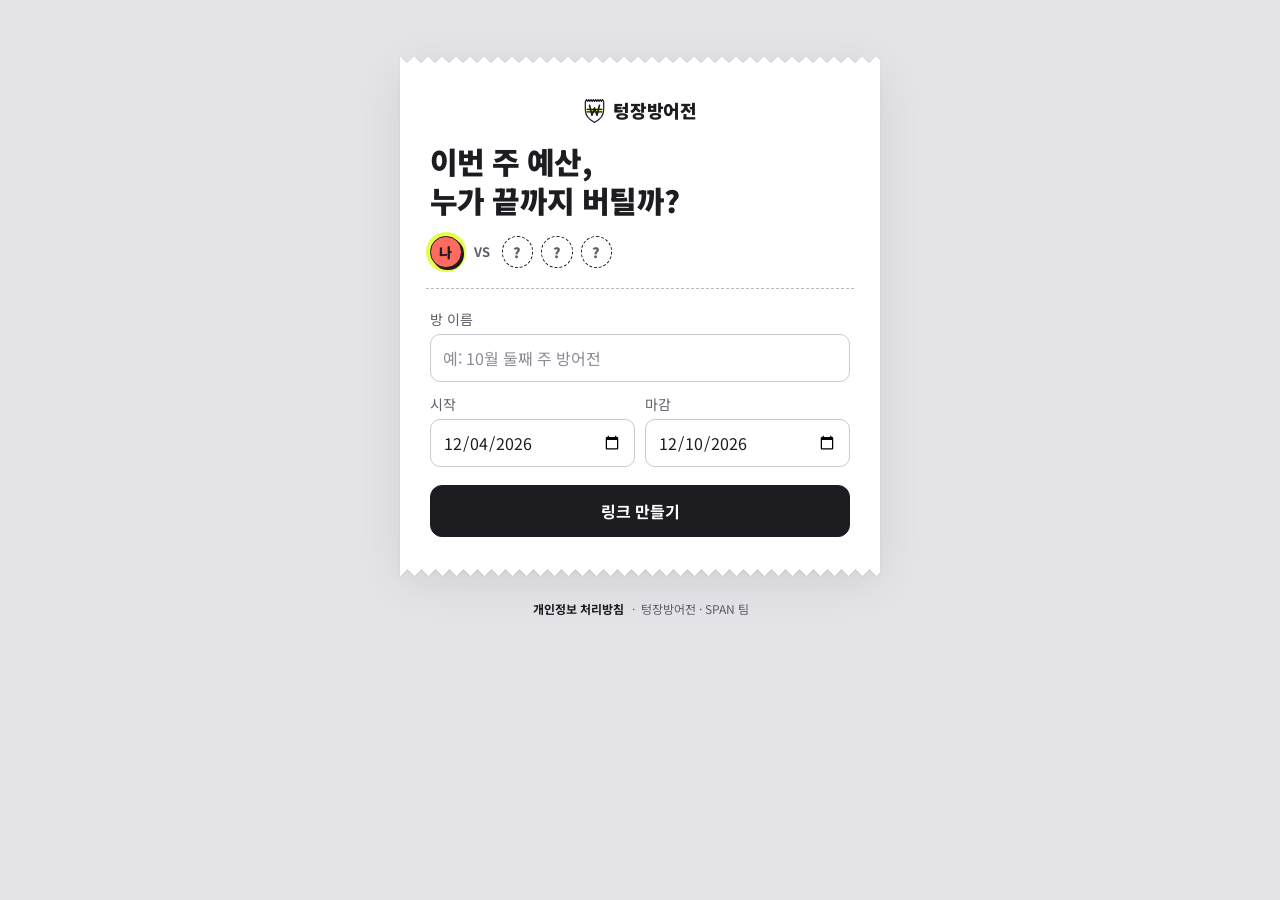
<file: static/rooms/index.html>
<!doctype html>
<html lang="ko">
<head>
  <meta charset="utf-8">
  <meta name="viewport" content="width=device-width, initial-scale=1, viewport-fit=cover">
  <meta name="theme-color" content="#e4e4e9">
  <title>텅장방어전 · 방 만들기</title>
  <!-- 모양은 UI 가이드(static/board/ui-guide.html) 그대로. 공용 common.css 는 건드리지 않고 보드 레인 스타일을 직접 읽는다 -->
  <link rel="stylesheet" href="/static/board/common-proposal.css">
  <link rel="stylesheet" href="/static/board/flow/flow.css">
</head>
<body>
<!-- 방 만들기. 화면의 일: 링크 만들기 하나. 만들면 방 홈(/r/{code}?new=1)에서 링크를 복사한다 -->
<main data-print>
  <p class="brand">텅장방어전</p>
  <h1 class="hook">이번 주 예산,<br>누가 끝까지 버틸까?</h1>
  <div class="versus" aria-hidden="true">
    <span class="token p1 is-me">나</span><span class="vs">VS</span>
    <span class="token is-empty">?</span><span class="token is-empty">?</span><span class="token is-empty">?</span>
  </div>
  <hr>
  <form id="create" class="form" novalidate>
    <label>방 이름 <input name="name" maxlength="40" placeholder="예: 10월 둘째 주 방어전" autocomplete="off"></label>
    <div class="two">
      <label>시작 <input type="date" name="start_date"></label>
      <label>마감 <input type="date" name="end_date"></label>
    </div>
    <!-- API 가 받는 값 (화면에는 고르는 칸을 두지 않는다): 주 1회, 일요일 -->
    <input type="hidden" name="upload_cycle" value="7">
    <input type="hidden" name="deadline_weekday" value="6">
    <p class="danger" id="error" role="alert"></p>
    <button type="submit">링크 만들기</button>
  </form>
</main>
<footer class="site-foot"><a class="sf-privacy" href="/flow/privacy">개인정보 처리방침</a><span class="sf-sep" aria-hidden="true">·</span><span>텅장방어전 · SPAN 팀</span></footer>
<script>
  const form = document.getElementById("create");
  // 날짜는 한국 시간으로 (toISOString 을 쓰지 않는다: CLAUDE.md 시간대 규칙)
  const pad = n => String(n).padStart(2, "0");
  const ymd = d => `${d.getFullYear()}-${pad(d.getMonth() + 1)}-${pad(d.getDate())}`;
  const plusDays = (s, n) => { const [y, m, d] = s.split("-").map(Number); return ymd(new Date(y, m - 1, d + n)); };
  const f = form.elements;
  f.start_date.value = ymd(new Date());
  f.end_date.value = plusDays(f.start_date.value, 6);
  f.end_date.min = f.start_date.value;
  // 시작일을 바꾸면 마감이 비었거나 시작보다 앞일 때 시작 + 6일로 맞춘다
  f.start_date.addEventListener("change", () => {
    if (!f.start_date.value) return;
    f.end_date.min = f.start_date.value;
    if (!f.end_date.value || f.end_date.value < f.start_date.value) f.end_date.value = plusDays(f.start_date.value, 6);
  });

  form.addEventListener("submit", async e => {
    e.preventDefault();
    const error = document.getElementById("error");
    error.textContent = "";
    if (!f.name.value.trim()) { error.textContent = "방 이름을 넣어 주세요."; return; }
    if (!f.start_date.value || !f.end_date.value) { error.textContent = "시작일과 마감일을 골라 주세요."; return; }
    if (f.end_date.value < f.start_date.value) { error.textContent = "마감일이 시작일보다 빨라요."; return; }
    const body = {
      name: f.name.value.trim(),
      start_date: f.start_date.value,
      end_date: f.end_date.value,
      upload_cycle: Number(f.upload_cycle.value),
      deadline_weekday: Number(f.deadline_weekday.value),
    };
    const button = form.querySelector("button");
    button.disabled = true;
    try {
      const res = await fetch("/api/rooms", {
        method: "POST",
        headers: {"Content-Type": "application/json"},
        body: JSON.stringify(body),
      });
      if (!res.ok) throw new Error();
      const room = await res.json();
      location.href = `${room.path}?new=1`;   // 방 홈에서 "링크가 생겼어요" + 링크 복사
    } catch {
      error.textContent = "방을 만들지 못했어요. 입력을 확인하고 다시 해 주세요.";
      button.disabled = false;
    }
  });
</script>
<!-- 발표 모드(/flow 로 들어온 브라우저)에서만 위에 시연 막대를 띄운다. 일반 사용자에게는 아무것도 안 한다 -->
<script src="/static/board/flow/demo-bar.js" defer></script>
</body>
</html>
</file>
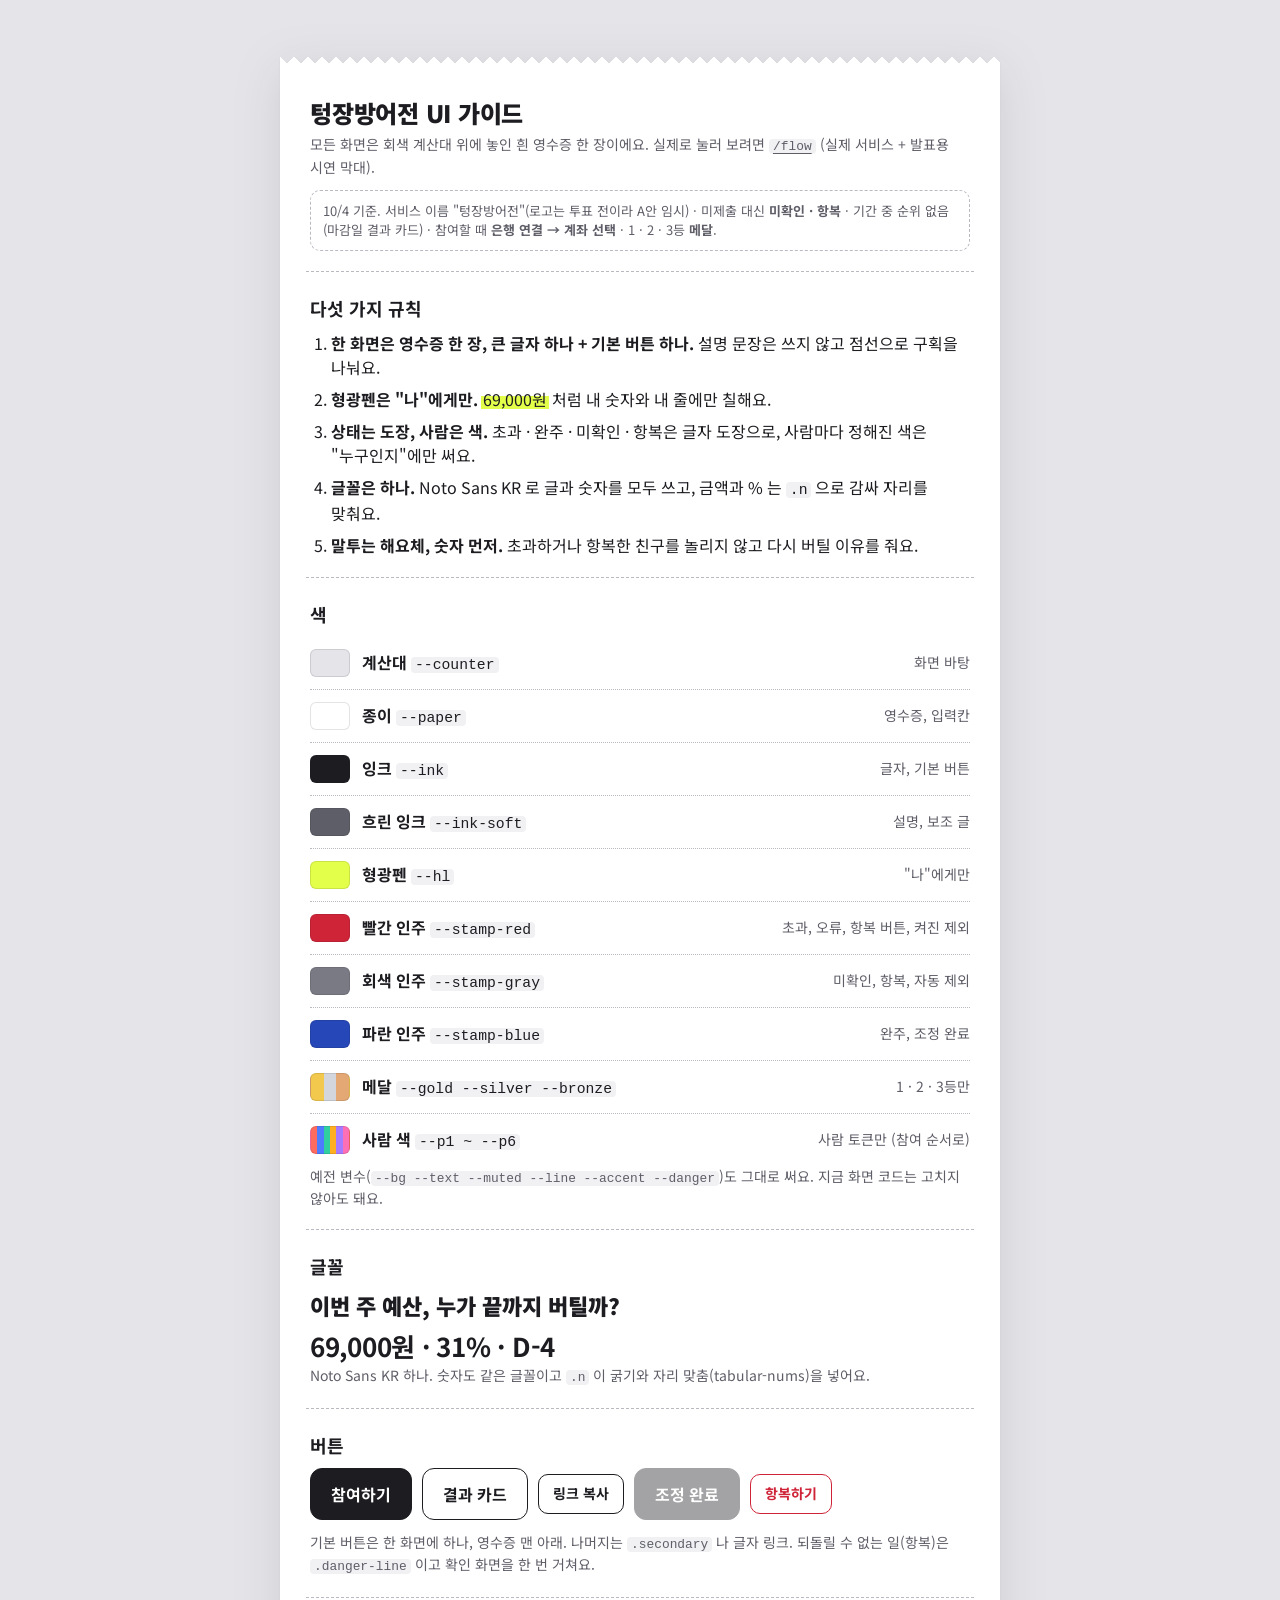
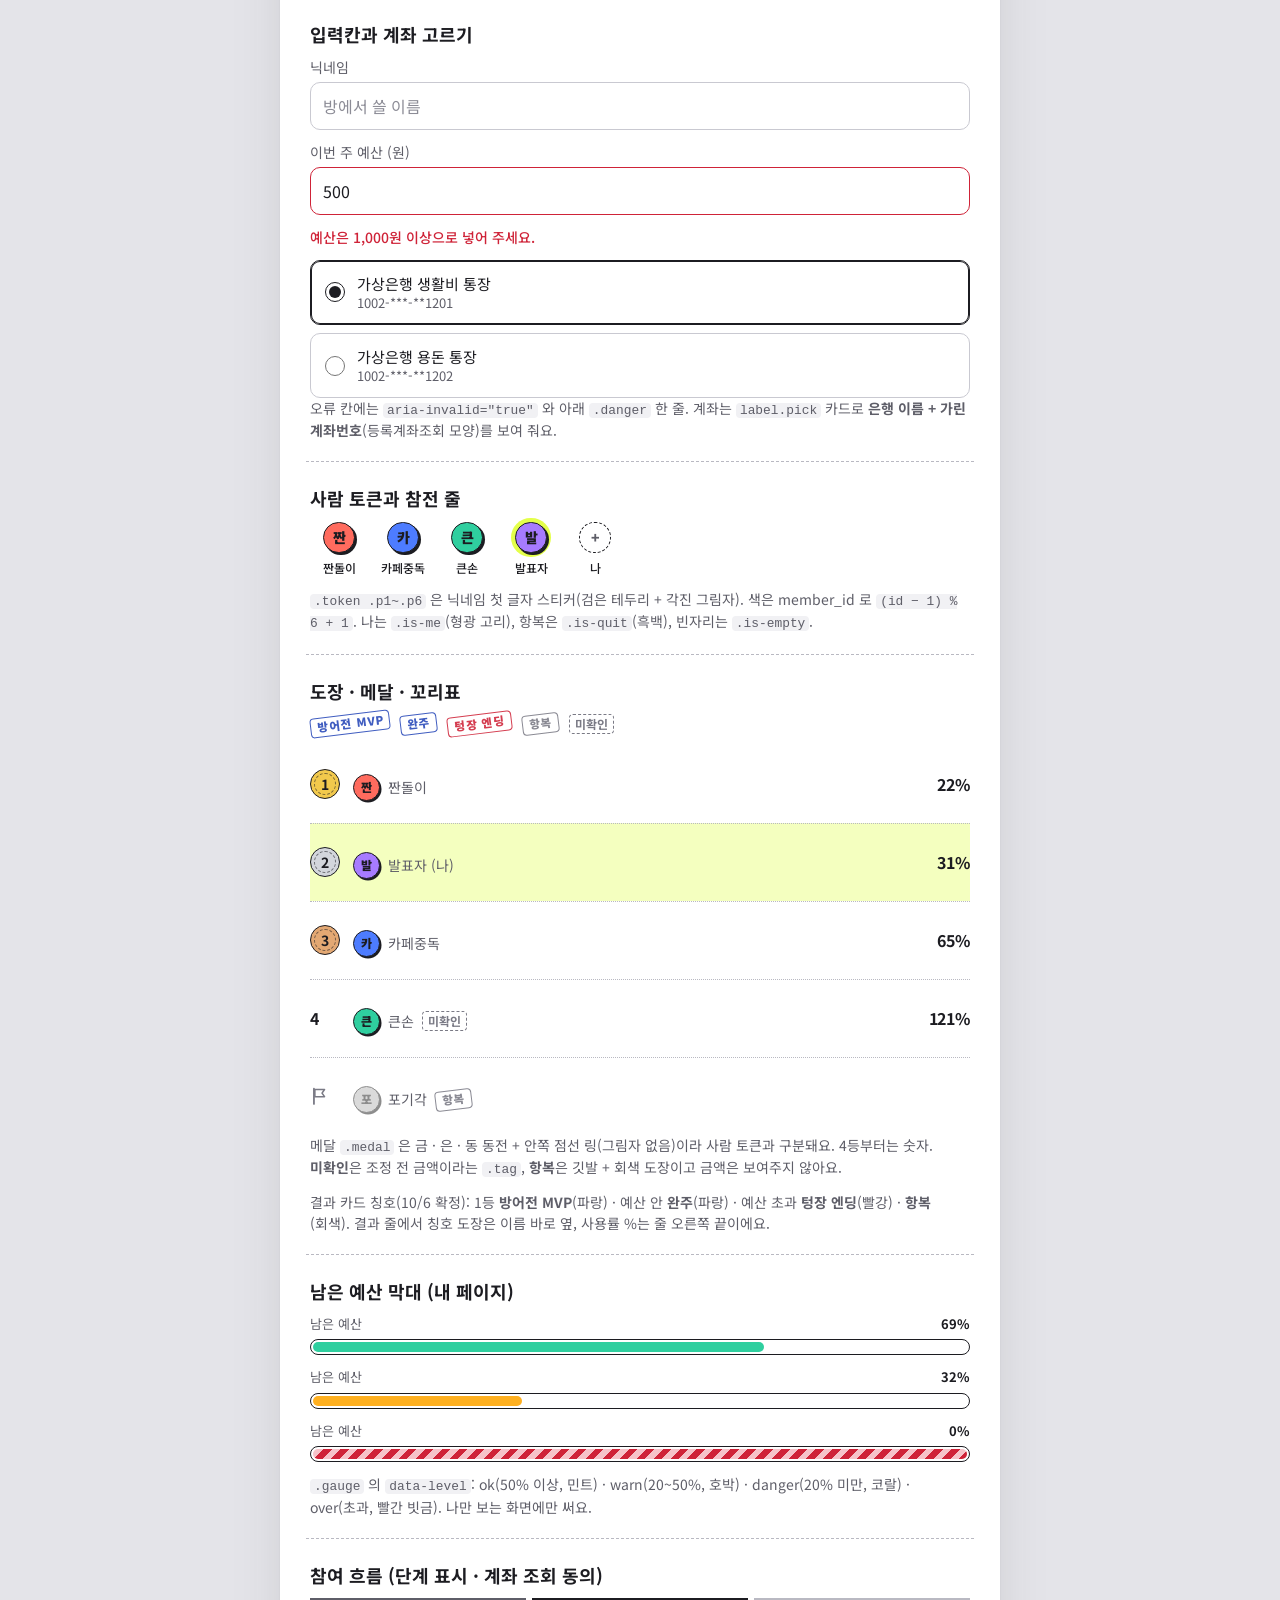
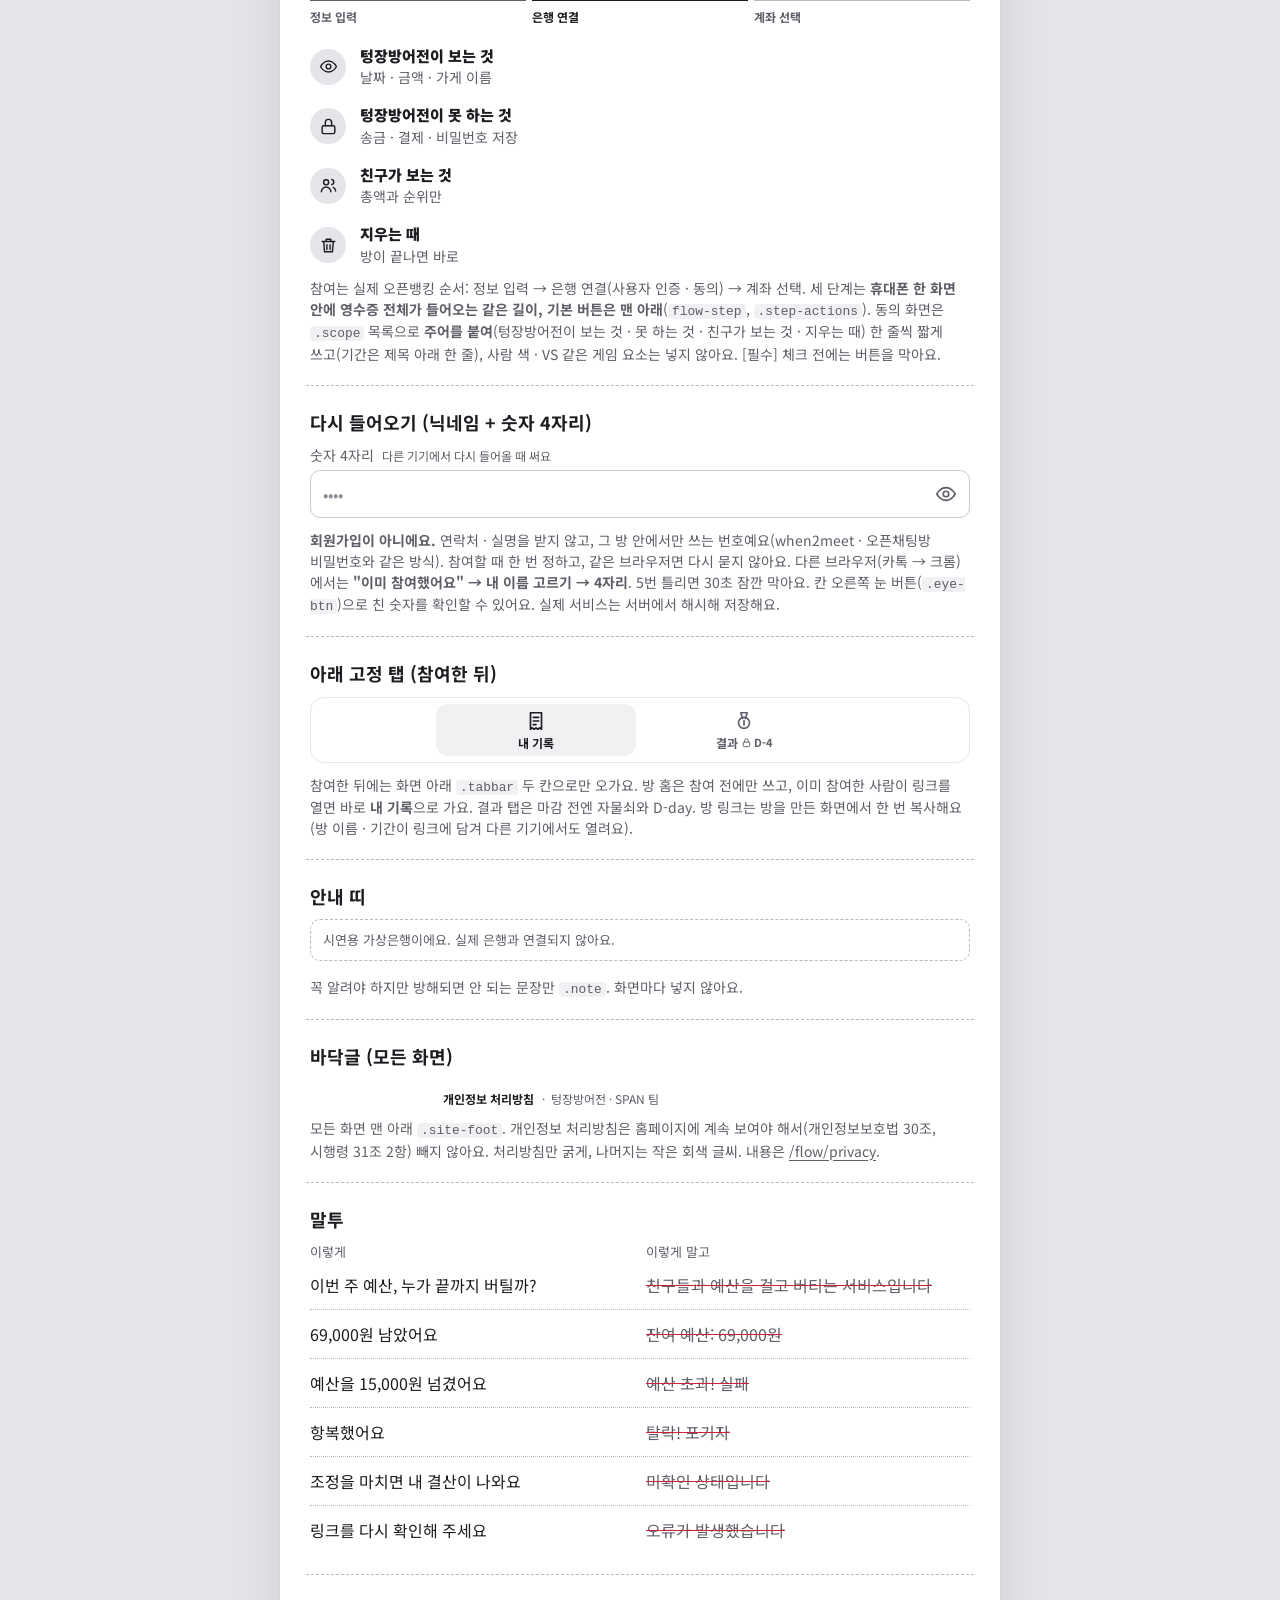
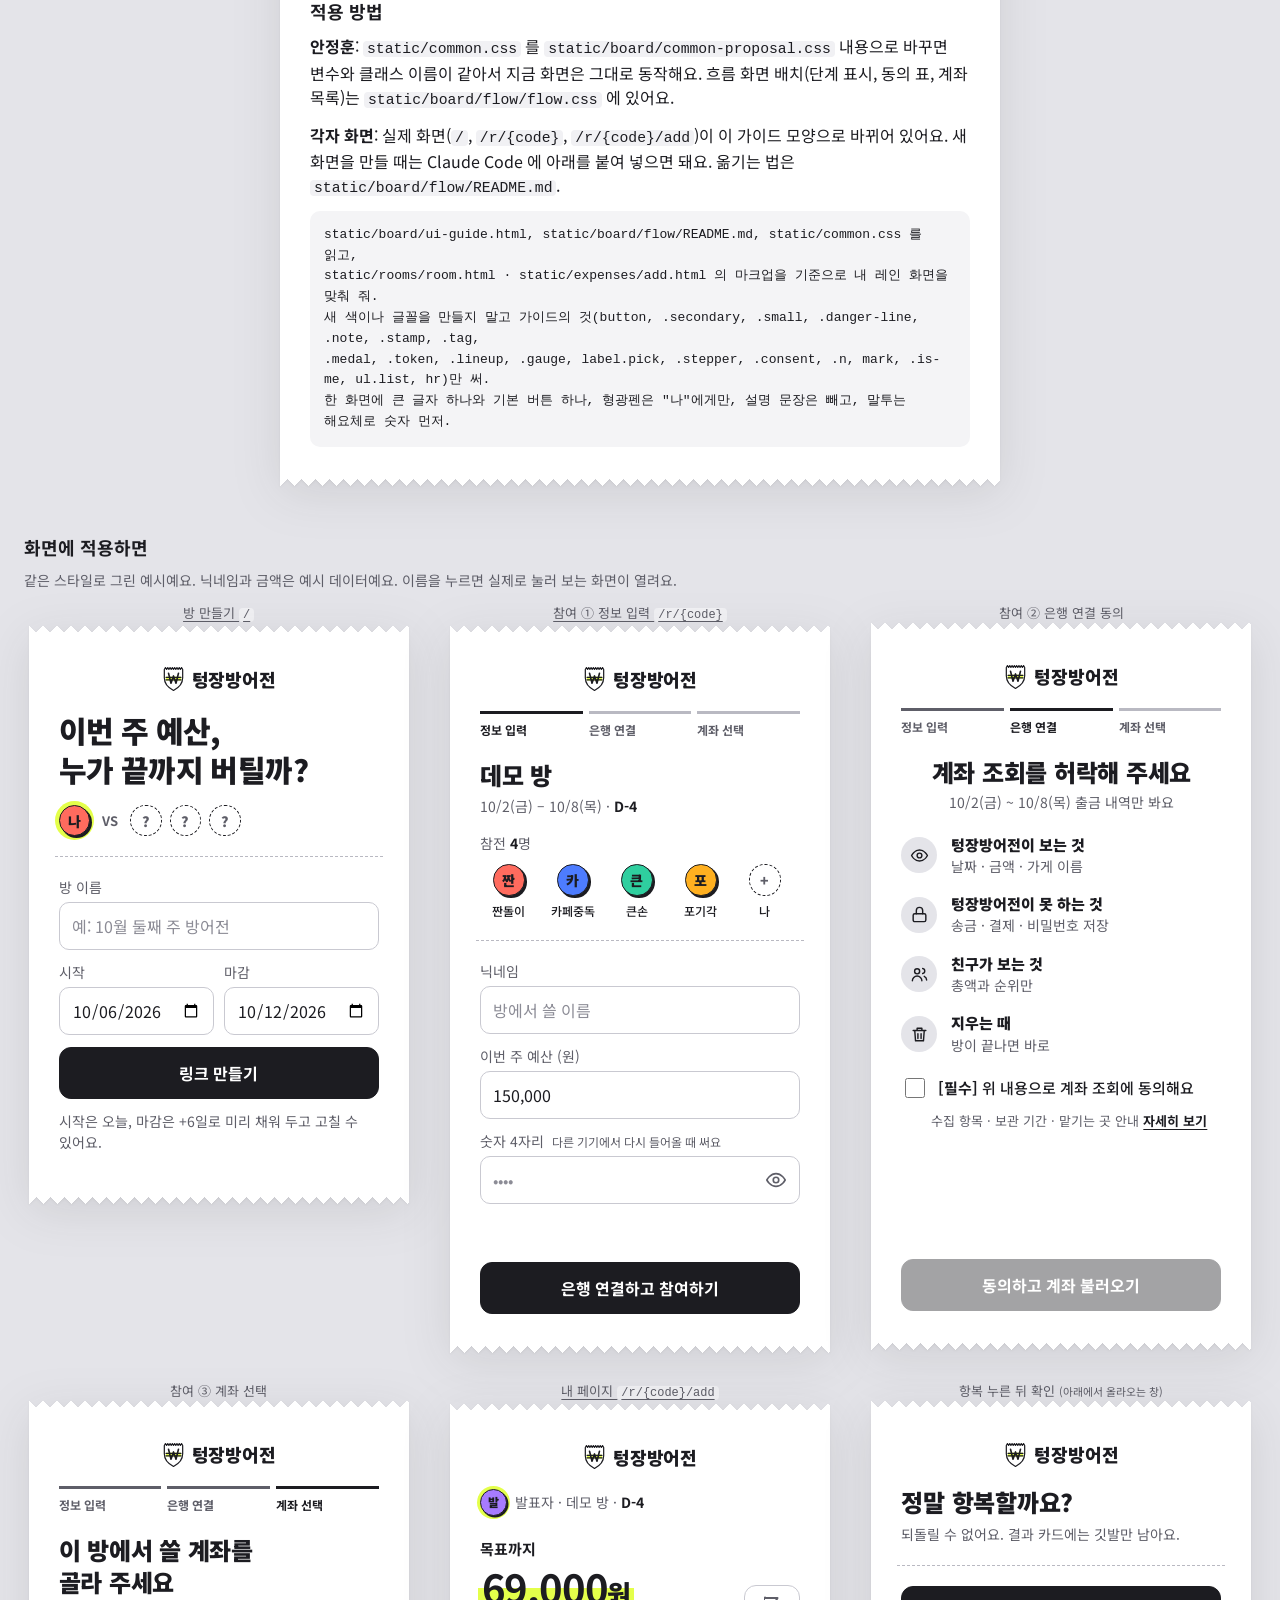
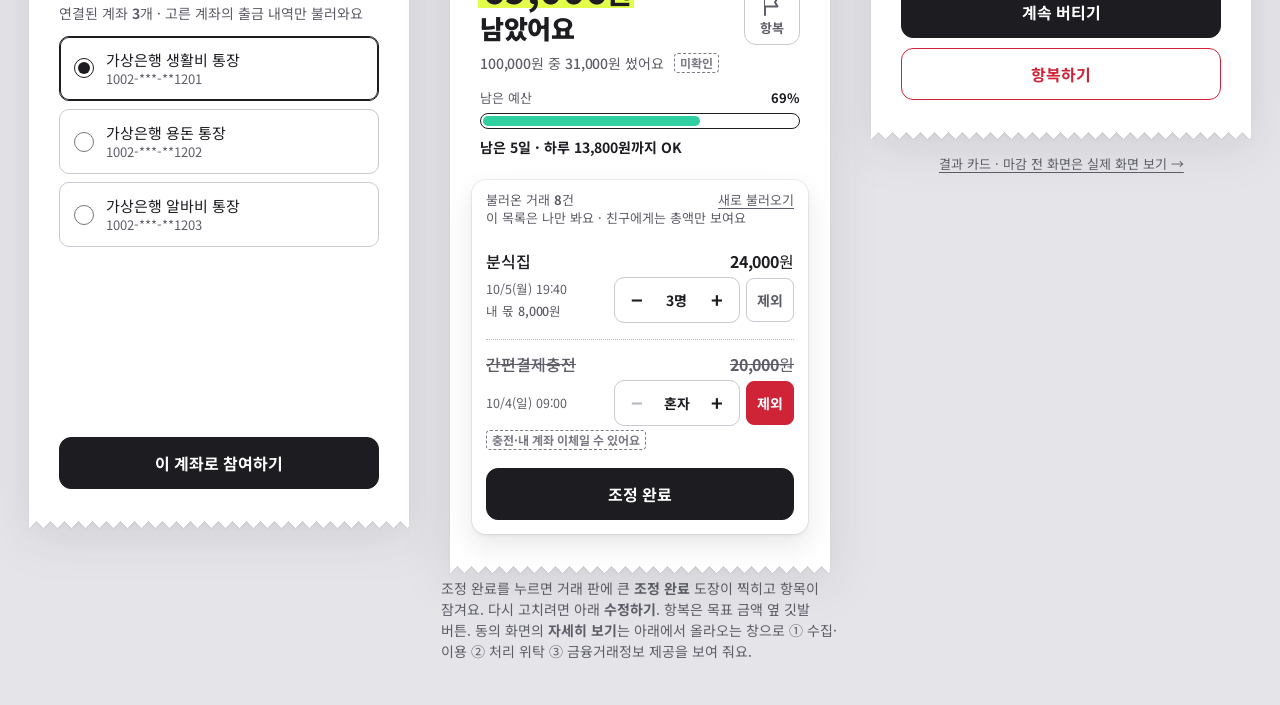
<file: static/board/ui-guide.html>
<!doctype html>
<html lang="ko">
<head>
  <meta charset="utf-8">
  <meta name="viewport" content="width=device-width, initial-scale=1, viewport-fit=cover">
  <title>텅장방어전 UI 가이드</title>
  <!-- 공용 스타일 교체안(common-proposal.css) + 흐름 화면 배치(flow/flow.css) 로만 그린다. 아래 <style> 은 가이드 페이지 배치용이다 -->
  <link rel="stylesheet" href="/static/board/common-proposal.css">
  <link rel="stylesheet" href="/static/board/flow/flow.css">
  <style>
    main.doc { max-width: 720px; }
    .doc ol.rules { padding-left: 1.3em; margin: 0; display: grid; gap: 8px; }
    .swatches li { display: grid; grid-template-columns: 40px minmax(0, 1fr) auto; gap: 12px; align-items: center; }
    .chip { width: 40px; height: 28px; border-radius: 6px; border: 1px solid rgba(28, 28, 33, 0.12); }
    .swatches .use { font-size: 14px; color: var(--ink-soft); }
    .row-demo { display: flex; flex-wrap: wrap; gap: 10px; align-items: center; margin-bottom: 12px; }
    .type-kr { font-size: 22px; font-weight: 900; margin: 0 0 4px; }
    .type-num { font-size: 26px; margin: 0; }
    .say li { display: grid; grid-template-columns: 1fr 1fr; gap: 12px; }
    .say .no { color: var(--ink-soft); text-decoration: line-through; text-decoration-color: var(--stamp-red); }
    .say-head { display: grid; grid-template-columns: 1fr 1fr; gap: 12px; font-size: 13px; color: var(--ink-soft); }
    pre { white-space: pre-wrap; word-break: keep-all; font-size: 13px; line-height: 1.6; background: #f4f4f6; border-radius: 10px; padding: 14px; margin: 0; }
    code { font-size: 0.92em; background: #f1f1f4; border-radius: 4px; padding: 0 4px; }
    .line { display: grid; grid-template-columns: 2.2em minmax(0, 1fr) auto; gap: 8px; align-items: center; }
    .line .who { display: flex; align-items: center; gap: 8px; }
    .line .token { font-size: 12px; box-shadow: 1.5px 1.5px 0 var(--ink); }
    .medal { width: 30px; height: 30px; font-size: 14px; }
    .flag-ic { width: 18px; height: 18px; color: var(--stamp-gray); }

    .screens-title { max-width: 1240px; margin: 56px auto 4px; padding: 0 4px; }
    .screens-title p { color: var(--ink-soft); font-size: 14px; }
    .screens { max-width: 1240px; margin: 0 auto; display: grid; grid-template-columns: repeat(auto-fit, minmax(300px, 1fr)); gap: 28px 24px; align-items: start; }
    .screens .paper { width: 100%; max-width: 380px; margin: 7px auto; }
    .screen-name { text-align: center; font-size: 13px; color: var(--ink-soft); margin: 0 0 6px; }
    .screen-name a { color: inherit; }
    /* 가이드 안 예시 화면도 실제처럼 같은 길이 (참여 흐름 세 단계) */
    .paper.flow-step { min-height: 714px; display: flex; flex-direction: column; }
    .paper.flow-step .step-body { flex: 1; display: flex; flex-direction: column; }
    .paper.flow-step .step-actions { margin-top: auto; padding-top: 18px; }
    /* 가이드 안 탭 예시는 화면 아래에 붙이지 않고 제자리에 */
    .guide-tabbar { position: static; border: 1px solid #e6e6ea; border-radius: 14px; box-shadow: none; padding: 6px; }
  </style>
</head>
<body>
<main class="doc">
  <h1>텅장방어전 UI 가이드</h1>
  <p class="muted">모든 화면은 회색 계산대 위에 놓인 흰 영수증 한 장이에요. 실제로 눌러 보려면 <a href="/flow"><code>/flow</code></a> (실제 서비스 + 발표용 시연 막대).</p>
  <p class="note">10/4 기준. 서비스 이름 "텅장방어전"(로고는 투표 전이라 A안 임시) · 미제출 대신 <b>미확인 · 항복</b> · 기간 중 순위 없음(마감일 결과 카드) · 참여할 때 <b>은행 연결 → 계좌 선택</b> · 1 · 2 · 3등 <b>메달</b>.</p>

  <hr>
  <h2>다섯 가지 규칙</h2>
  <ol class="rules">
    <li><b>한 화면은 영수증 한 장, 큰 글자 하나 + 기본 버튼 하나.</b> 설명 문장은 쓰지 않고 점선으로 구획을 나눠요.</li>
    <li><b>형광펜은 "나"에게만.</b> <mark>69,000원</mark> 처럼 내 숫자와 내 줄에만 칠해요.</li>
    <li><b>상태는 도장, 사람은 색.</b> 초과 · 완주 · 미확인 · 항복은 글자 도장으로, 사람마다 정해진 색은 "누구인지"에만 써요.</li>
    <li><b>글꼴은 하나.</b> Noto Sans KR 로 글과 숫자를 모두 쓰고, 금액과 % 는 <code>.n</code> 으로 감싸 자리를 맞춰요.</li>
    <li><b>말투는 해요체, 숫자 먼저.</b> 초과하거나 항복한 친구를 놀리지 않고 다시 버틸 이유를 줘요.</li>
  </ol>

  <hr>
  <h2>색</h2>
  <ul class="list swatches">
    <li><span class="chip" style="background:#e4e4e9"></span><span><b>계산대</b> <code>--counter</code></span><span class="use">화면 바탕</span></li>
    <li><span class="chip" style="background:#ffffff"></span><span><b>종이</b> <code>--paper</code></span><span class="use">영수증, 입력칸</span></li>
    <li><span class="chip" style="background:#1c1c21"></span><span><b>잉크</b> <code>--ink</code></span><span class="use">글자, 기본 버튼</span></li>
    <li><span class="chip" style="background:#5e5e68"></span><span><b>흐린 잉크</b> <code>--ink-soft</code></span><span class="use">설명, 보조 글</span></li>
    <li><span class="chip" style="background:#e4ff4a"></span><span><b>형광펜</b> <code>--hl</code></span><span class="use">"나"에게만</span></li>
    <li><span class="chip" style="background:#cf2338"></span><span><b>빨간 인주</b> <code>--stamp-red</code></span><span class="use">초과, 오류, 항복 버튼, 켜진 제외</span></li>
    <li><span class="chip" style="background:#7a7a85"></span><span><b>회색 인주</b> <code>--stamp-gray</code></span><span class="use">미확인, 항복, 자동 제외</span></li>
    <li><span class="chip" style="background:#2647b8"></span><span><b>파란 인주</b> <code>--stamp-blue</code></span><span class="use">완주, 조정 완료</span></li>
    <li><span class="chip" style="background:linear-gradient(90deg,#f2c94c 33%,#d3d6dc 33% 66%,#e3a873 66%)"></span><span><b>메달</b> <code>--gold --silver --bronze</code></span><span class="use">1 · 2 · 3등만</span></li>
    <li><span class="chip" style="background:linear-gradient(90deg,#ff6b5e 16%,#4d7cff 16% 33%,#2fcf9f 33% 50%,#ffb020 50% 66%,#a77bff 66% 83%,#ff6fb5 83%)"></span><span><b>사람 색</b> <code>--p1 ~ --p6</code></span><span class="use">사람 토큰만 (참여 순서로)</span></li>
  </ul>
  <p class="muted">예전 변수(<code>--bg --text --muted --line --accent --danger</code>)도 그대로 써요. 지금 화면 코드는 고치지 않아도 돼요.</p>

  <hr>
  <h2>글꼴</h2>
  <p class="type-kr">이번 주 예산, 누가 끝까지 버틸까?</p>
  <p class="type-num n">69,000원 · 31% · D-4</p>
  <p class="muted">Noto Sans KR 하나. 숫자도 같은 글꼴이고 <code>.n</code> 이 굵기와 자리 맞춤(tabular-nums)을 넣어요.</p>

  <hr>
  <h2>버튼</h2>
  <div class="row-demo">
    <button type="button">참여하기</button>
    <button type="button" class="secondary">결과 카드</button>
    <button type="button" class="small secondary">링크 복사</button>
    <button type="button" disabled>조정 완료</button>
    <button type="button" class="small danger-line">항복하기</button>
  </div>
  <p class="muted">기본 버튼은 한 화면에 하나, 영수증 맨 아래. 나머지는 <code>.secondary</code> 나 글자 링크. 되돌릴 수 없는 일(항복)은 <code>.danger-line</code> 이고 확인 화면을 한 번 거쳐요.</p>

  <hr>
  <h2>입력칸과 계좌 고르기</h2>
  <div class="form">
    <label>닉네임 <input placeholder="방에서 쓸 이름"></label>
    <label>이번 주 예산 (원) <input inputmode="numeric" value="500" aria-invalid="true"></label>
    <p class="danger">예산은 1,000원 이상으로 넣어 주세요.</p>
    <div class="accounts">
      <label class="pick"><input type="radio" name="g1" checked><span>가상은행 생활비 통장<span class="pick-sub">1002-***-**1201</span></span></label>
      <label class="pick"><input type="radio" name="g1"><span>가상은행 용돈 통장<span class="pick-sub">1002-***-**1202</span></span></label>
    </div>
  </div>
  <p class="muted">오류 칸에는 <code>aria-invalid="true"</code> 와 아래 <code>.danger</code> 한 줄. 계좌는 <code>label.pick</code> 카드로 <b>은행 이름 + 가린 계좌번호</b>(등록계좌조회 모양)를 보여 줘요.</p>

  <hr>
  <h2>사람 토큰과 참전 줄</h2>
  <ul class="lineup">
    <li class="player"><span class="token p1">짠</span><span class="pname">짠돌이</span></li>
    <li class="player"><span class="token p2">카</span><span class="pname">카페중독</span></li>
    <li class="player"><span class="token p3">큰</span><span class="pname">큰손</span></li>
    <li class="player"><span class="token p5 is-me">발</span><span class="pname">발표자</span></li>
    <li class="player"><span class="token is-empty">+</span><span class="pname">나</span></li>
  </ul>
  <p class="muted" style="margin-top:12px"><code>.token .p1~.p6</code> 은 닉네임 첫 글자 스티커(검은 테두리 + 각진 그림자). 색은 member_id 로 <code>(id − 1) % 6 + 1</code>. 나는 <code>.is-me</code>(형광 고리), 항복은 <code>.is-quit</code>(흑백), 빈자리는 <code>.is-empty</code>.</p>

  <hr>
  <h2>도장 · 메달 · 꼬리표</h2>
  <div class="row-demo">
    <span class="stamp stamp-blue">방어전 MVP</span>
    <span class="stamp stamp-blue">완주</span>
    <span class="stamp stamp-red">텅장 엔딩</span>
    <span class="stamp stamp-gray">항복</span>
    <span class="tag">미확인</span>
  </div>
  <ul class="list">
    <li class="line"><span class="medal medal-gold">1</span><span class="who"><span class="token p1">짠</span>짠돌이</span><span class="n">22%</span></li>
    <li class="line is-me"><span class="medal medal-silver">2</span><span class="who"><span class="token p5 is-me">발</span>발표자 (나)</span><span class="n">31%</span></li>
    <li class="line"><span class="medal medal-bronze">3</span><span class="who"><span class="token p2">카</span>카페중독</span><span class="n">65%</span></li>
    <li class="line"><span class="n">4</span><span class="who"><span class="token p3">큰</span>큰손 <span class="tag">미확인</span></span><span class="n">121%</span></li>
    <li class="line"><svg class="flag-ic" viewBox="0 0 16 16" aria-hidden="true"><path d="M3.5 15V1.5" stroke="currentColor" stroke-width="1.6" stroke-linecap="round"/><path d="M4.3 2.2h8.6l-2.2 3.2 2.2 3.2H4.3z" fill="#fff" stroke="currentColor" stroke-width="1.4" stroke-linejoin="round"/></svg><span class="who"><span class="token p4 is-quit">포</span>포기각 <span class="stamp stamp-gray">항복</span></span></li>
  </ul>
  <p class="muted">메달 <code>.medal</code> 은 금 · 은 · 동 동전 + 안쪽 점선 링(그림자 없음)이라 사람 토큰과 구분돼요. 4등부터는 숫자. <b>미확인</b>은 조정 전 금액이라는 <code>.tag</code>, <b>항복</b>은 깃발 + 회색 도장이고 금액은 보여주지 않아요.</p>
  <p class="muted">결과 카드 칭호(10/6 확정): 1등 <b>방어전 MVP</b>(파랑) · 예산 안 <b>완주</b>(파랑) · 예산 초과 <b>텅장 엔딩</b>(빨강) · <b>항복</b>(회색). 결과 줄에서 칭호 도장은 이름 바로 옆, 사용률 %는 줄 오른쪽 끝이에요.</p>

  <hr>
  <h2>남은 예산 막대 (내 페이지)</h2>
  <div class="gauge-row"><span>남은 예산</span><b>69%</b></div>
  <div class="gauge" data-level="ok" style="--left:69%"><span></span></div>
  <div class="gauge-row" style="margin-top:12px"><span>남은 예산</span><b>32%</b></div>
  <div class="gauge" data-level="warn" style="--left:32%"><span></span></div>
  <div class="gauge-row" style="margin-top:12px"><span>남은 예산</span><b>0%</b></div>
  <div class="gauge" data-level="over"><span></span></div>
  <p class="muted" style="margin-top:12px"><code>.gauge</code> 의 <code>data-level</code>: ok(50% 이상, 민트) · warn(20~50%, 호박) · danger(20% 미만, 코랄) · over(초과, 빨간 빗금). 나만 보는 화면에만 써요.</p>

  <hr>
  <h2>참여 흐름 (단계 표시 · 계좌 조회 동의)</h2>
  <ol class="stepper"><li class="is-done">정보 입력</li><li class="is-now" aria-current="step">은행 연결</li><li>계좌 선택</li></ol>
  <ul class="scope">
    <li><span class="sc-ic"><svg viewBox="0 0 24 24" fill="none" stroke="currentColor" stroke-width="1.8" stroke-linecap="round" stroke-linejoin="round" aria-hidden="true"><path d="M2 12s3.6-7 10-7 10 7 10 7-3.6 7-10 7S2 12 2 12z"/><circle cx="12" cy="12" r="3"/></svg></span><div><b>텅장방어전이 보는 것</b><span>날짜 · 금액 · 가게 이름</span></div></li>
    <li><span class="sc-ic"><svg viewBox="0 0 24 24" fill="none" stroke="currentColor" stroke-width="1.8" stroke-linecap="round" stroke-linejoin="round" aria-hidden="true"><rect x="4" y="11" width="16" height="10" rx="2"/><path d="M8 11V7a4 4 0 0 1 8 0v4"/></svg></span><div><b>텅장방어전이 못 하는 것</b><span>송금 · 결제 · 비밀번호 저장</span></div></li>
    <li><span class="sc-ic"><svg viewBox="0 0 24 24" fill="none" stroke="currentColor" stroke-width="1.8" stroke-linecap="round" stroke-linejoin="round" aria-hidden="true"><circle cx="9" cy="8" r="3.2"/><path d="M3 20c0-3.3 2.7-6 6-6s6 2.7 6 6"/><path d="M16 4.5a3.2 3.2 0 0 1 0 6.3M18 14.3c1.8.8 3 2.6 3 4.7"/></svg></span><div><b>친구가 보는 것</b><span>총액과 순위만</span></div></li>
    <li><span class="sc-ic"><svg viewBox="0 0 24 24" fill="none" stroke="currentColor" stroke-width="1.8" stroke-linecap="round" stroke-linejoin="round" aria-hidden="true"><path d="M4 7h16M10 11v6M14 11v6M6 7l1 13h10l1-13M9 7V4h6v3"/></svg></span><div><b>지우는 때</b><span>방이 끝나면 바로</span></div></li>
  </ul>
  <p class="muted" style="margin-top:12px">참여는 실제 오픈뱅킹 순서: 정보 입력 → 은행 연결(사용자 인증 · 동의) → 계좌 선택. 세 단계는 <b>휴대폰 한 화면 안에 영수증 전체가 들어오는 같은 길이, 기본 버튼은 맨 아래</b>(<code>flow-step</code>, <code>.step-actions</code>). 동의 화면은 <code>.scope</code> 목록으로 <b>주어를 붙여</b>(텅장방어전이 보는 것 · 못 하는 것 · 친구가 보는 것 · 지우는 때) 한 줄씩 짧게 쓰고(기간은 제목 아래 한 줄), 사람 색 · VS 같은 게임 요소는 넣지 않아요. [필수] 체크 전에는 버튼을 막아요.</p>

  <hr>
  <h2>다시 들어오기 (닉네임 + 숫자 4자리)</h2>
  <div class="form">
    <label>숫자 4자리 <span class="label-sub">다른 기기에서 다시 들어올 때 써요</span>
      <span class="pin-field"><input type="password" inputmode="numeric" maxlength="4" placeholder="••••"><button type="button" class="eye-btn" aria-label="숫자 보이기" aria-pressed="false"><svg viewBox="0 0 24 24" fill="none" stroke="currentColor" stroke-width="1.8" stroke-linecap="round" stroke-linejoin="round" aria-hidden="true"><path d="M2 12s3.6-7 10-7 10 7 10 7-3.6 7-10 7S2 12 2 12z"/><circle cx="12" cy="12" r="3"/></svg></button></span></label>
  </div>
  <p class="muted"><b>회원가입이 아니에요.</b> 연락처 · 실명을 받지 않고, 그 방 안에서만 쓰는 번호예요(when2meet · 오픈채팅방 비밀번호와 같은 방식). 참여할 때 한 번 정하고, 같은 브라우저면 다시 묻지 않아요. 다른 브라우저(카톡 → 크롬)에서는 <b>"이미 참여했어요" → 내 이름 고르기 → 4자리</b>. 5번 틀리면 30초 잠깐 막아요. 칸 오른쪽 눈 버튼(<code>.eye-btn</code>)으로 친 숫자를 확인할 수 있어요. 실제 서비스는 서버에서 해시해 저장해요.</p>

  <hr>
  <h2>아래 고정 탭 (참여한 뒤)</h2>
  <nav class="tabbar guide-tabbar" aria-label="예시">
    <a href="#" aria-current="page"><svg viewBox="0 0 24 24" fill="none" stroke="currentColor" stroke-width="1.8" stroke-linecap="round" stroke-linejoin="round" aria-hidden="true"><path d="M6 3h12v18l-2-1.5-2 1.5-2-1.5-2 1.5-2-1.5L6 21z"/><path d="M9 8h6M9 12h6M9 16h3"/></svg><span>내 기록</span></a>
    <a href="#"><svg viewBox="0 0 24 24" fill="none" stroke="currentColor" stroke-width="1.8" stroke-linecap="round" stroke-linejoin="round" aria-hidden="true"><circle cx="12" cy="14" r="6"/><path d="M8.5 3h7l-2 6.2M10.5 9.2L8.5 3"/><path d="M12 11.5v5"/></svg><span>결과 <em><svg viewBox="0 0 24 24" fill="none" stroke="currentColor" stroke-width="2" stroke-linecap="round" stroke-linejoin="round" aria-hidden="true"><rect x="5" y="11" width="14" height="10" rx="2"/><path d="M8 11V8a4 4 0 0 1 8 0v3"/></svg>D-4</em></span></a>
  </nav>
  <p class="muted" style="margin-top:12px">참여한 뒤에는 화면 아래 <code>.tabbar</code> 두 칸으로만 오가요. 방 홈은 참여 전에만 쓰고, 이미 참여한 사람이 링크를 열면 바로 <b>내 기록</b>으로 가요. 결과 탭은 마감 전엔 자물쇠와 D-day. 방 링크는 방을 만든 화면에서 한 번 복사해요(방 이름 · 기간이 링크에 담겨 다른 기기에서도 열려요).</p>

  <hr>
  <h2>안내 띠</h2>
  <p class="note">시연용 가상은행이에요. 실제 은행과 연결되지 않아요.</p>
  <p class="muted">꼭 알려야 하지만 방해되면 안 되는 문장만 <code>.note</code>. 화면마다 넣지 않아요.</p>

  <hr>
  <h2>바닥글 (모든 화면)</h2>
  <footer class="site-foot" style="margin:0"><a class="sf-privacy" href="/flow/privacy">개인정보 처리방침</a><span class="sf-sep" aria-hidden="true">·</span><span>텅장방어전 · SPAN 팀</span></footer>
  <p class="muted">모든 화면 맨 아래 <code>.site-foot</code>. 개인정보 처리방침은 홈페이지에 계속 보여야 해서(개인정보보호법 30조, 시행령 31조 2항) 빼지 않아요. 처리방침만 굵게, 나머지는 작은 회색 글씨. 내용은 <a href="/flow/privacy">/flow/privacy</a>.</p>

  <hr>
  <h2>말투</h2>
  <div class="say-head"><span>이렇게</span><span>이렇게 말고</span></div>
  <ul class="list say">
    <li><span>이번 주 예산, 누가 끝까지 버틸까?</span><span class="no">친구들과 예산을 걸고 버티는 서비스입니다</span></li>
    <li><span>69,000원 남았어요</span><span class="no">잔여 예산: 69,000원</span></li>
    <li><span>예산을 15,000원 넘겼어요</span><span class="no">예산 초과! 실패</span></li>
    <li><span>항복했어요</span><span class="no">탈락! 포기자</span></li>
    <li><span>조정을 마치면 내 결산이 나와요</span><span class="no">미확인 상태입니다</span></li>
    <li><span>링크를 다시 확인해 주세요</span><span class="no">오류가 발생했습니다</span></li>
  </ul>

  <hr>
  <h2>적용 방법</h2>
  <p><b>안정훈</b>: <code>static/common.css</code> 를 <code>static/board/common-proposal.css</code> 내용으로 바꾸면 변수와 클래스 이름이 같아서 지금 화면은 그대로 동작해요. 흐름 화면 배치(단계 표시, 동의 표, 계좌 목록)는 <code>static/board/flow/flow.css</code> 에 있어요.</p>
  <p><b>각자 화면</b>: 실제 화면(<code>/</code>, <code>/r/{code}</code>, <code>/r/{code}/add</code>)이 이 가이드 모양으로 바뀌어 있어요. 새 화면을 만들 때는 Claude Code 에 아래를 붙여 넣으면 돼요. 옮기는 법은 <code>static/board/flow/README.md</code>.</p>
  <pre>static/board/ui-guide.html, static/board/flow/README.md, static/common.css 를 읽고,
static/rooms/room.html · static/expenses/add.html 의 마크업을 기준으로 내 레인 화면을 맞춰 줘.
새 색이나 글꼴을 만들지 말고 가이드의 것(button, .secondary, .small, .danger-line, .note, .stamp, .tag,
.medal, .token, .lineup, .gauge, label.pick, .stepper, .consent, .n, mark, .is-me, ul.list, hr)만 써.
한 화면에 큰 글자 하나와 기본 버튼 하나, 형광펜은 "나"에게만, 설명 문장은 빼고, 말투는 해요체로 숫자 먼저.</pre>
</main>

<div class="screens-title">
  <h2>화면에 적용하면</h2>
  <p>같은 스타일로 그린 예시예요. 닉네임과 금액은 예시 데이터예요. 이름을 누르면 실제로 눌러 보는 화면이 열려요.</p>
</div>
<div class="screens">
  <div>
    <p class="screen-name"><a href="/">방 만들기 <code>/</code></a></p>
    <div class="paper">
      <p class="brand">텅장방어전</p>
      <h1 class="hook">이번 주 예산,<br>누가 끝까지 버틸까?</h1>
      <div class="versus" aria-hidden="true"><span class="token p1 is-me">나</span><span class="vs">VS</span><span class="token is-empty">?</span><span class="token is-empty">?</span><span class="token is-empty">?</span></div>
      <hr>
      <div class="form">
        <label>방 이름 <input placeholder="예: 10월 둘째 주 방어전"></label>
        <div class="two">
          <label>시작 <input type="date" value="2026-10-06"></label>
          <label>마감 <input type="date" value="2026-10-12"></label>
        </div>
        <button type="button" class="wide">링크 만들기</button>
      </div>
      <p class="muted" style="margin-top:12px">시작은 오늘, 마감은 +6일로 미리 채워 두고 고칠 수 있어요.</p>
    </div>
  </div>

  <div>
    <p class="screen-name"><a href="/r/demo">참여 ① 정보 입력 <code>/r/{code}</code></a></p>
    <div class="paper flow-step">
      <p class="brand">텅장방어전</p>
      <ol class="stepper"><li class="is-now">정보 입력</li><li>은행 연결</li><li>계좌 선택</li></ol>
      <div class="step-body">
        <h1>데모 방</h1>
        <p class="meta">10/2(금) – 10/8(목) · <b>D-4</b></p>
        <p class="who">참전 <span class="n">4</span>명</p>
        <ul class="lineup">
          <li class="player"><span class="token p1">짠</span><span class="pname">짠돌이</span></li>
          <li class="player"><span class="token p2">카</span><span class="pname">카페중독</span></li>
          <li class="player"><span class="token p3">큰</span><span class="pname">큰손</span></li>
          <li class="player"><span class="token p4">포</span><span class="pname">포기각</span></li>
          <li class="player"><span class="token is-empty">+</span><span class="pname">나</span></li>
        </ul>
        <hr>
        <div class="form">
          <label>닉네임 <input placeholder="방에서 쓸 이름"></label>
          <label>이번 주 예산 (원) <input inputmode="numeric" placeholder="예: 100,000" value="150,000"></label>
          <label>숫자 4자리 <span class="label-sub">다른 기기에서 다시 들어올 때 써요</span><span class="pin-field"><input type="password" inputmode="numeric" maxlength="4" placeholder="••••"><button type="button" class="eye-btn" aria-label="숫자 보이기" aria-pressed="false"><svg viewBox="0 0 24 24" fill="none" stroke="currentColor" stroke-width="1.8" stroke-linecap="round" stroke-linejoin="round" aria-hidden="true"><path d="M2 12s3.6-7 10-7 10 7 10 7-3.6 7-10 7S2 12 2 12z"/><circle cx="12" cy="12" r="3"/></svg></button></span></label>
        </div>
        <div class="step-actions"><button type="button" class="wide">은행 연결하고 참여하기</button></div>
      </div>
    </div>
  </div>

  <div>
    <p class="screen-name">참여 ② 은행 연결 동의</p>
    <div class="paper flow-step">
      <p class="brand">텅장방어전</p>
      <ol class="stepper"><li class="is-done">정보 입력</li><li class="is-now">은행 연결</li><li>계좌 선택</li></ol>
      <div class="step-body">
        <h1 class="consent-title">계좌 조회를 허락해 주세요</h1>
        <p class="muted consent-sub">10/2(금) ~ 10/8(목) 출금 내역만 봐요</p>
        <ul class="scope">
              <li><span class="sc-ic"><svg viewBox="0 0 24 24" fill="none" stroke="currentColor" stroke-width="1.8" stroke-linecap="round" stroke-linejoin="round" aria-hidden="true"><path d="M2 12s3.6-7 10-7 10 7 10 7-3.6 7-10 7S2 12 2 12z"/><circle cx="12" cy="12" r="3"/></svg></span><div><b>텅장방어전이 보는 것</b><span>날짜 · 금액 · 가게 이름</span></div></li>
              <li><span class="sc-ic"><svg viewBox="0 0 24 24" fill="none" stroke="currentColor" stroke-width="1.8" stroke-linecap="round" stroke-linejoin="round" aria-hidden="true"><rect x="4" y="11" width="16" height="10" rx="2"/><path d="M8 11V7a4 4 0 0 1 8 0v4"/></svg></span><div><b>텅장방어전이 못 하는 것</b><span>송금 · 결제 · 비밀번호 저장</span></div></li>
              <li><span class="sc-ic"><svg viewBox="0 0 24 24" fill="none" stroke="currentColor" stroke-width="1.8" stroke-linecap="round" stroke-linejoin="round" aria-hidden="true"><circle cx="9" cy="8" r="3.2"/><path d="M3 20c0-3.3 2.7-6 6-6s6 2.7 6 6"/><path d="M16 4.5a3.2 3.2 0 0 1 0 6.3M18 14.3c1.8.8 3 2.6 3 4.7"/></svg></span><div><b>친구가 보는 것</b><span>총액과 순위만</span></div></li>
              <li><span class="sc-ic"><svg viewBox="0 0 24 24" fill="none" stroke="currentColor" stroke-width="1.8" stroke-linecap="round" stroke-linejoin="round" aria-hidden="true"><path d="M4 7h16M10 11v6M14 11v6M6 7l1 13h10l1-13M9 7V4h6v3"/></svg></span><div><b>지우는 때</b><span>방이 끝나면 바로</span></div></li>
            </ul>
        <label class="agree agree-terms"><input type="checkbox"><span><b>[필수]</b> 위 내용으로 계좌 조회에 동의해요</span></label>
        <p class="agree-note">수집 항목 · 보관 기간 · 맡기는 곳 안내 <button type="button" class="text-btn">자세히 보기</button></p>
        <div class="step-actions"><button type="button" class="wide" disabled>동의하고 계좌 불러오기</button></div>
      </div>
    </div>
  </div>

  <div>
    <p class="screen-name">참여 ③ 계좌 선택</p>
    <div class="paper flow-step">
      <p class="brand">텅장방어전</p>
      <ol class="stepper"><li class="is-done">정보 입력</li><li class="is-done">은행 연결</li><li class="is-now">계좌 선택</li></ol>
      <div class="step-body">
        <h1>이 방에서 쓸 계좌를<br>골라 주세요</h1>
        <p class="muted">연결된 계좌 <span class="n">3</span>개 · 고른 계좌의 출금 내역만 불러와요</p>
        <div class="accounts">
          <label class="pick"><input type="radio" name="g2" checked><span>가상은행 생활비 통장<span class="pick-sub">1002-***-**1201</span></span></label>
          <label class="pick"><input type="radio" name="g2"><span>가상은행 용돈 통장<span class="pick-sub">1002-***-**1202</span></span></label>
          <label class="pick"><input type="radio" name="g2"><span>가상은행 알바비 통장<span class="pick-sub">1002-***-**1203</span></span></label>
        </div>
        <div class="step-actions"><button type="button" class="wide">이 계좌로 참여하기</button></div>
      </div>
    </div>
  </div>

  <div>
    <p class="screen-name"><a href="/r/demo/add">내 페이지 <code>/r/{code}/add</code></a></p>
    <div class="paper">
      <p class="brand">텅장방어전</p>
      <p class="meta me-meta"><span class="token p5 is-me">발</span><span>발표자 · 데모 방 · <b>D-4</b></span></p>
      <div class="hero-top">
        <div class="hero-goal"><p class="kicker">목표까지</p>
        <h1 class="money"><mark><span class="n">69,000</span>원</mark> 남았어요</h1></div>
        <button type="button" class="quit-btn"><svg viewBox="0 0 24 24" fill="none" stroke="currentColor" stroke-width="2" stroke-linecap="round" stroke-linejoin="round" aria-hidden="true"><path d="M5 21V3.5"/><path d="M5 4h12.5l-2.5 4.25 2.5 4.25H5" fill="#fff"/></svg><span>항복</span></button>
      </div>
      <p class="sub"><span><span class="n">100,000</span>원 중 <span class="n">31,000</span>원 썼어요</span><span class="tag">미확인</span></p>
      <div class="gauge-row"><span>남은 예산</span><b>69%</b></div>
      <div class="gauge" data-level="ok" style="--left:69%"><span></span></div>
      <p class="pace">남은 <span class="n">5</span>일 · 하루 <span class="n">13,800</span>원까지 OK</p>
      <section class="panel">
        <p class="list-head"><span>불러온 거래 <span class="n">8</span>건</span><span class="text-btn">새로 불러오기</span></p>
        <p class="privacy-note">이 목록은 나만 봐요 · 친구에게는 총액만 보여요</p>
        <ul class="list">
          <li class="tx"><span class="what">분식집</span><span class="amt"><span class="n">24,000</span>원</span>
            <span class="tx-sub"><span class="when">10/5(월) 19:40</span><span class="when">내 몫 <span class="n">8,000</span>원</span></span>
            <span class="ctl"><span class="count" role="group" aria-label="같이 낸 사람"><button type="button" aria-label="한 명 빼기">−</button><span class="count-n"><span class="n">3</span>명</span><button type="button" aria-label="한 명 더하기">+</button></span><label class="toggle"><input type="checkbox"><span>제외</span></label></span></li>
          <li class="tx is-out"><span class="what">간편결제충전</span><span class="amt"><span class="n">20,000</span>원</span>
            <span class="tx-sub"><span class="when">10/4(일) 09:00</span></span>
            <span class="ctl"><span class="count" role="group" aria-label="같이 낸 사람"><button type="button" aria-label="한 명 빼기" disabled>−</button><span class="count-n">혼자</span><button type="button" aria-label="한 명 더하기">+</button></span><label class="toggle"><input type="checkbox" checked><span>제외</span></label></span>
            <span class="tx-hint"><span class="tag">충전·내 계좌 이체일 수 있어요</span></span></li>
        </ul>
        <div style="margin-top:14px"><button type="button" class="wide">조정 완료</button></div>
      </section>
    </div>
    <p class="muted" style="margin-top:12px">조정 완료를 누르면 거래 판에 큰 <b>조정 완료</b> 도장이 찍히고 항목이 잠겨요. 다시 고치려면 아래 <b>수정하기</b>. 항복은 목표 금액 옆 깃발 버튼. 동의 화면의 <b>자세히 보기</b>는 아래에서 올라오는 창으로 ① 수집·이용 ② 처리 위탁 ③ 금융거래정보 제공을 보여 줘요.</p>
  </div>

  <div>
    <p class="screen-name">항복 누른 뒤 확인 <small>(아래에서 올라오는 창)</small></p>
    <div class="paper">
      <p class="brand">텅장방어전</p>
      <h1>정말 항복할까요?</h1>
      <p class="muted">되돌릴 수 없어요. 결과 카드에는 깃발만 남아요.</p>
      <hr>
      <div class="stack">
        <button type="button" class="wide">계속 버티기</button>
        <button type="button" class="danger-line wide">항복하기</button>
      </div>
    </div>
    <p class="screen-name" style="margin-top:22px"><a href="/r/sample/board?sample&amp;preview=1">결과 카드 · 마감 전 화면은 실제 화면 보기 →</a></p>
  </div>
</div>
</body>
</html>
</file>
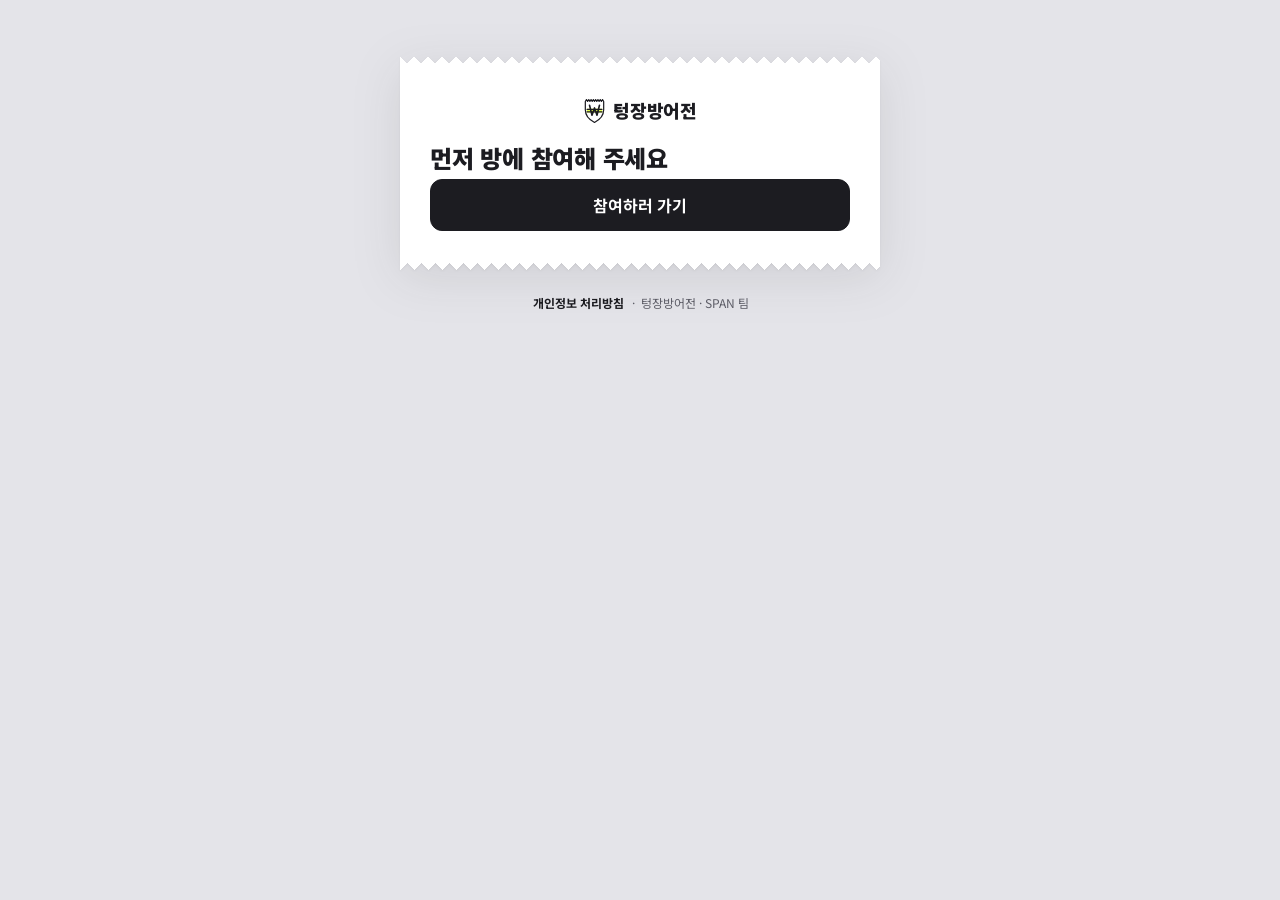
<file: static/expenses/add.html>
<!doctype html>
<html lang="ko">
<head>
  <meta charset="utf-8">
  <meta name="viewport" content="width=device-width, initial-scale=1, viewport-fit=cover">
  <meta name="theme-color" content="#e4e4e9">
  <title>텅장방어전 · 내 기록</title>
  <link rel="stylesheet" href="/static/common.css">
  <link rel="stylesheet" href="/static/board/common-proposal.css">
  <link rel="stylesheet" href="/static/board/flow/flow.css">
</head>
<body>
<!-- 내 기록 (지출 레인). 모양은 UI 가이드(static/board/ui-guide.html) · flow.css 그대로
     화면의 일: 남은 돈을 보고, 다음 할 일 하나(불러오기 → 조정 완료)를 한다. 다른 사람 순위는 없다 (10/3)
     본인 확인: 참여 때 정한 숫자 4자리를 한 번 묻고 이 브라우저에 기억한다. API 는 X-Member-Pin 헤더로 확인한다 (10/6) -->
<main id="page" aria-live="polite"><p class="muted">불러오는 중이에요</p></main>
<script>
  (function () {
    "use strict";
    const code = decodeURIComponent(location.pathname.split("/")[2] || "");
    const enc = encodeURIComponent(code);
    const page = document.getElementById("page");
    const MEMBER_KEY = `member_id:${code}`;   // 방 레인이 참여 · 다시 들어오기 때 저장한다
    const PIN_KEY = `pin:${code}`;
    const MAX_PEOPLE = 20;

    const svg = (d, w = 1.8) => `<svg viewBox="0 0 24 24" fill="none" stroke="currentColor" stroke-width="${w}" stroke-linecap="round" stroke-linejoin="round" aria-hidden="true">${d}</svg>`;
    const ICON = {
      flag: '<svg viewBox="0 0 24 24" fill="none" stroke="currentColor" stroke-width="2" stroke-linecap="round" stroke-linejoin="round" aria-hidden="true"><path d="M5 21V3.5"/><path d="M5 4h12.5l-2.5 4.25 2.5 4.25H5" fill="#fff"/></svg>',
      me: svg('<path d="M6 3h12v18l-2-1.5-2 1.5-2-1.5-2 1.5-2-1.5L6 21z"/><path d="M9 8h6M9 12h6M9 16h3"/>'),
      result: svg('<circle cx="12" cy="14" r="6"/><path d="M8.5 3h7l-2 6.2M10.5 9.2L8.5 3"/><path d="M12 11.5v5"/>'),
      lock: svg('<rect x="5" y="11" width="14" height="10" rx="2"/><path d="M8 11V8a4 4 0 0 1 8 0v3"/>', 2),
      eye: svg('<path d="M2 12s3.6-7 10-7 10 7 10 7-3.6 7-10 7S2 12 2 12z"/><circle cx="12" cy="12" r="3"/>'),
      eyeOff: svg('<path d="M3 3l18 18"/><path d="M10.6 5.1A10.4 10.4 0 0 1 12 5c6.4 0 10 7 10 7a17 17 0 0 1-3.2 4.1M6.6 6.6C3.8 8.4 2 12 2 12s3.6 7 10 7a9.7 9.7 0 0 0 5.4-1.6"/><path d="M9.9 9.9a3 3 0 0 0 4.2 4.2"/>'),
    };

    /* ---------- 도우미 (날짜는 toISOString 을 쓰지 않는다: CLAUDE.md 시간대 규칙) ---------- */
    const esc = (s) => String(s).replace(/[&<>"']/g, (c) => ({ "&": "&amp;", "<": "&lt;", ">": "&gt;", '"': "&quot;", "'": "&#39;" }[c]));
    const won = (n) => Math.abs(Math.round(n)).toLocaleString("ko-KR");
    const parse = (s) => { const [y, m, d] = s.split("-").map(Number); return new Date(y, m - 1, d); };
    const pad = (n) => String(n).padStart(2, "0");
    const ymd = (d) => `${d.getFullYear()}-${pad(d.getMonth() + 1)}-${pad(d.getDate())}`;
    const daysBetween = (a, b) => Math.round((parse(b) - parse(a)) / 86400000);
    const WD = ["일", "월", "화", "수", "목", "금", "토"];
    const md = (s) => { const d = parse(s); return `${d.getMonth() + 1}/${d.getDate()}(${WD[d.getDay()]})`; };
    const token = (id, nickname, extra) =>
      `<span class="token p${(((Number(id) - 1) % 6) + 6) % 6 + 1}${extra ? " " + extra : ""}" aria-hidden="true">${esc(Array.from(String(nickname || "?"))[0])}</span>`;

    function get(key) { try { return localStorage.getItem(key); } catch (e) { return null; } }
    function put(key, v) { try { localStorage.setItem(key, v); } catch (e) { /* 저장이 막힌 브라우저: 이번 화면에서만 */ } }
    function drop(key) { try { localStorage.removeItem(key); } catch (e) { /* 무시 */ } }

    const memberId = get(MEMBER_KEY);
    let pin = get(PIN_KEY);
    let summary = null;
    let flash = "";
    let pinError = "";
    let justConfirmed = false;   // 방금 조정 완료를 눌렀으면 도장이 쾅 찍히는 모션 (한 번만)
    let editing = false;     // 조정 완료 뒤 '수정하기'를 눌러 다시 고치는 중
    let focusKey = "";       // 인원 − + 를 누른 뒤 다시 그려도 같은 버튼에 초점을 둔다
    let busy = false;

    class NeedPin extends Error {}

    async function api(method, url, body) {
      const headers = { "X-Member-Pin": pin || "" };
      if (body) headers["Content-Type"] = "application/json";
      const res = await fetch(url, { method, headers, body: body ? JSON.stringify(body) : undefined });
      const data = await res.json().catch(() => ({}));
      const detail = typeof data.detail === "string" ? data.detail : "잠시 뒤에 다시 해 주세요";
      if (res.status === 401) {
        pin = null;
        drop(PIN_KEY);
        throw new NeedPin(detail);
      }
      if (!res.ok) throw new Error(detail);
      return data;
    }

    function roomInfo(s) {
      const t = ymd(new Date());
      return { result_open: t >= s.end_date, days_left: Math.max(daysBetween(t, s.end_date), 0) };
    }

    /* ---------- 화면: 참여 전 · 4자리 · 내 기록 ---------- */

    function renderNoMember() {
      page.innerHTML = `
        <p class="brand">텅장방어전</p>
        <h1>먼저 방에 참여해 주세요</h1>
        <a class="button wide" href="/r/${enc}">참여하러 가기</a>`;
    }

    async function renderPin() {
      page.className = "flow-step";
      let who = "";
      try {   // 방 정보는 공개 API (닉네임만 쓴다)
        const room = await fetch(`/api/rooms/${enc}`).then((r) => r.json());
        const m = (room.members || []).find((x) => String(x.id) === String(memberId));
        if (m) who = `<p class="pin-who">${token(m.id, m.nickname)}<b>${esc(m.nickname)}</b></p>`;
      } catch (e) { /* 이름 없이 그린다 */ }
      page.innerHTML = `
        <p class="brand">텅장방어전</p>
        <div class="step-body">
          ${who}
          <h1 class="consent-title">숫자 4자리를 넣어 주세요</h1>
          <p class="muted consent-sub">참여할 때 정한 번호예요</p>
          <form id="pin-form" class="pin-form" novalidate>
            <div class="pin-field pin-field-big">
              <input id="pin" class="pin-input" type="password" inputmode="numeric" pattern="[0-9]*" maxlength="4" autocomplete="off" aria-label="숫자 4자리">
              <button type="button" class="eye-btn" aria-label="숫자 보이기" aria-pressed="false">${ICON.eye}</button>
            </div>
            <p class="danger" role="alert">${esc(pinError)}</p>
            <div class="step-actions"><button type="submit" class="wide">들어가기</button></div>
          </form>
        </div>`;
      const input = document.getElementById("pin");
      input.focus();
      page.querySelector(".eye-btn").addEventListener("click", (ev) => {
        const btn = ev.currentTarget;
        const show = input.type === "password";
        input.type = show ? "text" : "password";
        btn.setAttribute("aria-pressed", String(show));
        btn.setAttribute("aria-label", show ? "숫자 숨기기" : "숫자 보이기");
        btn.innerHTML = show ? ICON.eyeOff : ICON.eye;
      });
      document.getElementById("pin-form").addEventListener("submit", (ev) => {
        ev.preventDefault();
        const value = input.value.trim();
        if (!/^\d{4}$/.test(value)) { pinError = "숫자 4자리를 넣어 주세요."; renderPin(); return; }
        pin = value;
        put(PIN_KEY, value);
        pinError = "";
        load();
      });
    }

    function render() {
      const s = summary;
      page.className = "";
      const info = roomInfo(s);
      const gaveUp = s.status === "항복";
      const items = s.items.slice().sort((a, b) => a.date.localeCompare(b.date) || a.id - b.id);
      const hasItems = items.length > 0;
      const unconfirmed = s.status === "미확인";
      const dday = info.result_open ? "결과 공개" : `D-${info.days_left}`;

      // 가장 큰 글자: 목표까지 남은 돈 (항복하면 항복)
      let hero;
      if (gaveUp) {
        hero = '<h1 class="money">항복했어요</h1><p class="sub">결과 카드에는 깃발만 남아요</p>';
      } else {
        // 조정 완료는 아래 거래 판에 큰 도장으로 찍는다 (여기서는 확정 전 상태만)
        const state1 = !hasItems ? '<span class="tag">불러오기 전</span>' : unconfirmed ? '<span class="tag">미확인</span>' : "";
        const goal = s.remaining >= 0
          ? `<p class="kicker">목표까지</p><h1 class="money"><mark><span class="n">${won(s.remaining)}</span>원</mark> 남았어요</h1>`
          : `<p class="kicker">예산을</p><h1 class="money"><span class="n">${won(s.remaining)}</span>원 넘겼어요</h1>`;
        hero = `
          <div class="hero-top">
            <div class="hero-goal">${goal}</div>
            <button type="button" id="quit" class="quit-btn" aria-haspopup="dialog">${ICON.flag}<span>항복</span></button>
          </div>
          <p class="sub"><span><span class="n">${won(s.budget)}</span>원 중 <span class="n">${won(s.spent)}</span>원 썼어요</span>${state1}</p>`;
        // 남은 예산 막대: 여유 → 주의 → 위험 → 초과
        const left = Math.max(0, Math.round((s.remaining / s.budget) * 100));
        const level = s.remaining < 0 ? "over" : left >= 50 ? "ok" : left >= 20 ? "warn" : "danger";
        let pace = "";
        if (!info.result_open && s.remaining >= 0) {
          const days = info.days_left + 1;
          pace = `<p class="pace">남은 <span class="n">${days}</span>일 · 하루 <span class="n">${won(Math.floor(s.remaining / days / 100) * 100)}</span>원까지 OK</p>`;
        } else if (s.remaining < 0) {
          pace = '<p class="pace">여기서 멈추면 더 내려가지 않아요</p>';
        }
        hero += `
          <div class="gauge-row"><span>남은 예산</span><b>${s.remaining < 0 ? "0" : left}%</b></div>
          <div class="gauge" data-level="${level}" style="--left:${left}%"><span></span></div>
          ${pace}`;
      }

      // 조정 완료 뒤에는 잠근다. 다시 고치려면 '수정하기'
      const locked = hasItems && !unconfirmed && !editing;
      const peopleText = (n) => (n === 1 ? "혼자" : `<span class="n">${n}</span>명`);

      const rows = items.map((e) => {
        const sub = [`<span class="when">${md(e.date)}</span>`];
        // 결제 시간(spent_time, "HH:MM")을 날짜 옆에 붙인다. 직접 입력 · 예전 행처럼 시간이 없으면 날짜만
        if (e.time) sub.push(`<span class="when"><span class="n">${esc(String(e.time).slice(0, 5))}</span></span>`);
        if (e.people > 1 && !e.excluded) sub.push(`<span class="when">내 몫 <span class="n">${won(e.my_share)}</span>원</span>`);
        const hints = e.badges.filter((b) => !b.startsWith("자동 제외"));

        let ctl;
        if (e.auto) ctl = '<span class="stamp stamp-gray">가승인 취소</span>';
        else if (gaveUp) ctl = "";
        else if (locked) {
          ctl = e.excluded ? '<span class="out-mark">제외</span>'
            : `<span class="ctl-val">${e.people === 1 ? "혼자" : `<span class="n">${e.people}</span>명이서`}</span>`;
        } else {
          const name = esc(e.merchant);
          ctl = `
            <span class="count" role="group" aria-label="${name} 같이 낸 사람">
              <button type="button" data-id="${e.id}" data-step="-1" aria-label="한 명 빼기"${e.people <= 1 || e.excluded ? " disabled" : ""}>−</button>
              <span class="count-n" aria-live="polite">${peopleText(e.people)}</span>
              <button type="button" data-id="${e.id}" data-step="1" aria-label="한 명 더하기"${e.people >= MAX_PEOPLE || e.excluded ? " disabled" : ""}>+</button>
            </span>
            <label class="toggle"><input type="checkbox" data-id="${e.id}" data-field="excluded"${e.excluded ? " checked" : ""} aria-label="${name} 제외"><span>제외</span></label>`;
        }
        return `
          <li class="tx${e.excluded ? " is-out" : ""}">
            <span class="what">${esc(e.merchant)}</span>
            <span class="amt"><span class="n">${won(e.amount)}</span>원</span>
            <span class="tx-sub">${sub.join("")}</span>
            <span class="ctl">${ctl}</span>
            ${hints.length ? `<span class="tx-hint">${hints.map((h) => `<span class="tag">${esc(h)}</span>`).join(" ")}</span>` : ""}
          </li>`;
      }).join("");

      const needConfirm = hasItems && (unconfirmed || editing) && !gaveUp;
      let action = "";
      if (!gaveUp && !hasItems) action = `<button type="button" id="load" class="wide">${esc(s.account || "내 계좌")}에서 불러오기</button>`;
      else if (needConfirm) action = '<div class="sticky"><button type="button" id="confirm" class="wide">조정 완료</button></div>';
      else if (locked && !gaveUp) action = '<button type="button" id="edit" class="secondary wide edit-btn">수정하기</button>';

      page.innerHTML = `
        <p class="brand">텅장방어전</p>
        <p class="meta me-meta">${token(s.member_id, s.nickname, gaveUp ? "is-quit" : "is-me")}<span>${esc(s.nickname)} · ${esc(s.room_name)} · <b>${dday}</b></span></p>
        ${hero}
        ${flash ? `<p class="flash" role="status">${esc(flash)}</p>` : ""}
        ${!hasItems ? `<hr>${action}` : ""}
        ${hasItems ? `
          <section class="panel${locked && !gaveUp ? " is-locked" : ""}" aria-label="불러온 거래">
            ${locked && !gaveUp ? `<span class="stamp stamp-blue done-stamp${justConfirmed ? " is-stamping" : ""}">조정 완료</span>` : ""}
            <p class="list-head"><span>불러온 거래 <span class="n">${items.length}</span>건</span>${gaveUp || locked ? "" : '<button type="button" id="load" class="reload-btn">새로 불러오기</button>'}</p>
            <p class="privacy-note">이 목록은 나만 봐요 · 친구에게는 총액만 보여요</p>
            <ul class="list">${rows}</ul>
            ${action}
          </section>` : ""}`;
      document.title = `내 기록 · ${s.room_name}`;
      flash = "";
      bind();
      tabbar(info);
    }

    /* ---------- 동작 ---------- */

    async function run(task) {
      if (busy) return;
      busy = true;
      try { await task(); }
      catch (e) {
        if (e instanceof NeedPin) { pinError = e.message; renderPin(); return; }
        flash = e.message;
        if (summary) render();
        else page.innerHTML = `<p class="brand">텅장방어전</p><p class="danger">${esc(e.message)}</p>`;
      } finally { busy = false; }
    }

    function load() {
      return run(async () => {
        summary = await api("GET", `/api/expenses/me?member_id=${encodeURIComponent(memberId)}`);
        render();
      });
    }

    function bind() {
      const body = { member_id: Number(memberId) };
      const loadBtn = document.getElementById("load");
      if (loadBtn) loadBtn.addEventListener("click", () => run(async () => {
        const res = await api("POST", "/api/expenses/import", body);
        summary = res.summary;
        flash = res.added ? "" : "새 거래가 없어요";
        render();
      }));
      const confirmBtn = document.getElementById("confirm");
      if (confirmBtn) confirmBtn.addEventListener("click", () => run(async () => {
        summary = await api("POST", "/api/expenses/confirm", body);
        editing = false;
        flash = "조정 완료. 결과 카드에 이대로 들어가요";
        justConfirmed = true;
        render();
        justConfirmed = false;
        window.scrollTo(0, 0);
      }));
      const edit = document.getElementById("edit");
      if (edit) edit.addEventListener("click", () => {
        editing = true;
        render();
        const first = page.querySelector(".tx .count button:not(:disabled), .tx .toggle input");
        if (first) first.focus();
      });
      const quit = document.getElementById("quit");
      if (quit) quit.addEventListener("click", openQuit);

      const patch = (id, change, key) => run(async () => {
        summary = await api("PATCH", `/api/expenses/${id}`, { ...body, ...change });
        focusKey = key;
        render();
      });
      page.querySelectorAll("[data-field]").forEach((el) => el.addEventListener("change", () => {
        const id = el.getAttribute("data-id");
        patch(id, { excluded: el.checked }, `${id}:x`);
      }));
      page.querySelectorAll("[data-step]").forEach((el) => el.addEventListener("click", () => {
        const id = el.getAttribute("data-id");
        const item = summary.items.find((e) => String(e.id) === id);
        const next = Math.min(MAX_PEOPLE, Math.max(1, item.people + Number(el.getAttribute("data-step"))));
        if (next !== item.people) patch(id, { people: next }, `${id}:${el.getAttribute("data-step")}`);
      }));
      if (focusKey) {
        const [id, what] = focusKey.split(":");
        const sel = what === "x" ? `[data-id="${id}"][data-field]` : `[data-id="${id}"][data-step="${what}"]`;
        const el = page.querySelector(sel);
        // 끝까지 가서 버튼이 꺼지면 반대쪽 버튼으로
        const target = el && el.disabled ? page.querySelector(`[data-id="${id}"][data-step="${-Number(what)}"]`) : el;
        if (target) target.focus({ preventScroll: true });
        focusKey = "";
      }
    }

    /* ---------- 항복 확인: 아래에서 올라오는 판. 기본 버튼은 '계속 버티기' ---------- */
    const sheet = document.createElement("div");
    sheet.className = "quit-sheet";
    sheet.hidden = true;
    sheet.innerHTML = `
      <div class="qs-backdrop" data-close></div>
      <section class="qs-panel" role="dialog" aria-modal="true" aria-labelledby="qs-title" aria-describedby="qs-desc">
        <span class="qs-flag">${ICON.flag}</span>
        <h2 id="qs-title">정말 항복할까요?</h2>
        <p id="qs-desc" class="muted">되돌릴 수 없어요. 결과 카드에는 깃발만 남아요.</p>
        <div class="stack">
          <button type="button" class="wide" data-close>계속 버티기</button>
          <button type="button" id="giveup" class="danger-line wide">항복하기</button>
        </div>
      </section>`;
    document.body.append(sheet);
    function openQuit() {
      sheet.hidden = false;
      document.body.style.overflow = "hidden";
      sheet.querySelector(".qs-panel [data-close]").focus();
    }
    function closeQuit() {
      sheet.hidden = true;
      document.body.style.overflow = "";
      const q = document.getElementById("quit");
      if (q) q.focus();
    }
    sheet.addEventListener("click", (ev) => {
      if (ev.target.closest("[data-close]")) closeQuit();
      if (ev.target.closest("#giveup")) {
        sheet.hidden = true;
        document.body.style.overflow = "";
        // 항복은 방 레인 API (POST /api/rooms/{code}/members/{id}/give-up)
        run(async () => {
          await api("POST", `/api/rooms/${enc}/members/${encodeURIComponent(memberId)}/give-up`);
          summary = await api("GET", `/api/expenses/me?member_id=${encodeURIComponent(memberId)}`);
          render();
          window.scrollTo(0, 0);
        });
      }
    });
    document.addEventListener("keydown", (ev) => { if (ev.key === "Escape" && !sheet.hidden) closeQuit(); });

    /* ---------- 아래 고정 탭 [내 기록 | 결과] · 바닥글 ---------- */
    let nav = null;
    function tabbar(info) {
      if (!nav) {
        nav = document.createElement("nav");
        nav.className = "tabbar";
        nav.setAttribute("aria-label", "이 방에서 이동");
        document.body.append(nav);
        document.body.classList.add("has-tabbar");
      }
      nav.innerHTML = `
        <a href="/r/${enc}/add" aria-current="page">${ICON.me}<span>내 기록</span></a>
        <a href="/r/${enc}/board">${ICON.result}<span>결과${info.result_open ? "" : ` <em>${ICON.lock}D-${info.days_left}</em>`}</span></a>`;
    }

    // 바닥글: 모든 화면 맨 아래 개인정보 처리방침 링크 (.site-foot, 모든 화면 같은 모양)
    const foot = document.createElement("footer");
    foot.className = "site-foot";
    foot.innerHTML = '<a class="sf-privacy" href="/flow/privacy">개인정보 처리방침</a>'
      + '<span class="sf-sep" aria-hidden="true">·</span><span>텅장방어전 · SPAN 팀</span>';
    page.after(foot);

    if (!memberId) renderNoMember();
    else if (!pin) renderPin();
    else load();
  })();
</script>
<!-- 발표 모드(/flow 로 들어온 브라우저)에서만 위에 시연 막대를 띄운다. 일반 사용자에게는 아무것도 안 한다 -->
<script src="/static/board/flow/demo-bar.js" defer></script>
</body>
</html>
</file>
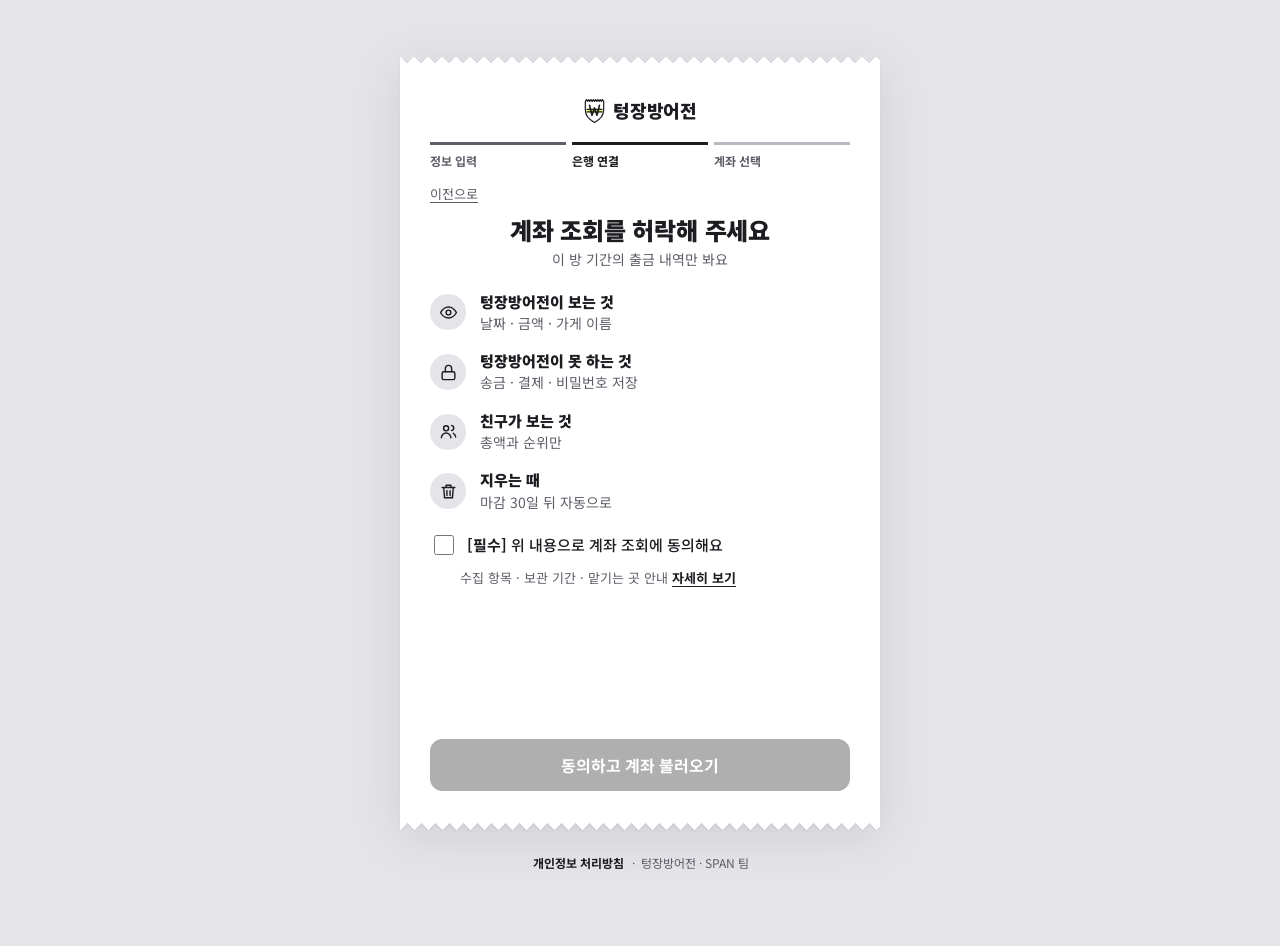
<file: static/expenses/mockbank_authorize.html>
<!doctype html>
<html lang="ko">
<head>
  <meta charset="utf-8">
  <meta name="viewport" content="width=device-width, initial-scale=1, viewport-fit=cover">
  <meta name="theme-color" content="#e4e4e9">
  <title>가상은행 · 계좌 연결</title>
  <!-- 화면은 UI 가이드(static/board/ui-guide.html)의 참여 ② 은행 연결 · ③ 계좌 선택 모양 그대로.
       기능은 그대로: form action · hidden input(redirect_uri, state) · 계좌 칸(서버가 아래 계좌 자리 주석에 넣음) -->
  <link rel="stylesheet" href="/static/board/common-proposal.css">
  <link rel="stylesheet" href="/static/board/flow/flow.css">
</head>
<body>
<!-- 실제 오픈뱅킹이면 이 자리에 은행 본인 인증 · 정보 제공 동의 화면이 뜬다. 가짜 은행은 인증 · 토큰을 생략한다 -->
<main id="page" class="flow-step">
  <p class="brand">텅장방어전</p>
  <ol class="stepper" aria-label="참여 단계">
    <li class="is-done">정보 입력</li><li id="step-2" class="is-now" aria-current="step">은행 연결</li><li id="step-3">계좌 선택</li>
  </ol>

  <form method="post" action="/api/expenses/mockbank/oauth/2.0/authorize" id="bank-form">
    <input type="hidden" name="redirect_uri" id="redirect_uri">
    <input type="hidden" name="state" id="state">

    <!-- ② 은행 연결 동의 -->
    <div class="step-body" id="consent">
      <button type="button" class="text-btn back cancel">이전으로</button>
      <h1 class="consent-title">계좌 조회를 허락해 주세요</h1>
      <p class="muted consent-sub" id="period">이 방 기간의 출금 내역만 봐요</p>
      <ul class="scope">
        <li><span class="sc-ic"><svg viewBox="0 0 24 24" fill="none" stroke="currentColor" stroke-width="1.8" stroke-linecap="round" stroke-linejoin="round" aria-hidden="true"><path d="M2 12s3.6-7 10-7 10 7 10 7-3.6 7-10 7S2 12 2 12z"/><circle cx="12" cy="12" r="3"/></svg></span><div><b>텅장방어전이 보는 것</b><span>날짜 · 금액 · 가게 이름</span></div></li>
        <li><span class="sc-ic"><svg viewBox="0 0 24 24" fill="none" stroke="currentColor" stroke-width="1.8" stroke-linecap="round" stroke-linejoin="round" aria-hidden="true"><rect x="4" y="11" width="16" height="10" rx="2"/><path d="M8 11V7a4 4 0 0 1 8 0v4"/></svg></span><div><b>텅장방어전이 못 하는 것</b><span>송금 · 결제 · 비밀번호 저장</span></div></li>
        <li><span class="sc-ic"><svg viewBox="0 0 24 24" fill="none" stroke="currentColor" stroke-width="1.8" stroke-linecap="round" stroke-linejoin="round" aria-hidden="true"><circle cx="9" cy="8" r="3.2"/><path d="M3 20c0-3.3 2.7-6 6-6s6 2.7 6 6"/><path d="M16 4.5a3.2 3.2 0 0 1 0 6.3M18 14.3c1.8.8 3 2.6 3 4.7"/></svg></span><div><b>친구가 보는 것</b><span>총액과 순위만</span></div></li>
        <li><span class="sc-ic"><svg viewBox="0 0 24 24" fill="none" stroke="currentColor" stroke-width="1.8" stroke-linecap="round" stroke-linejoin="round" aria-hidden="true"><path d="M4 7h16M10 11v6M14 11v6M6 7l1 13h10l1-13M9 7V4h6v3"/></svg></span><div><b>지우는 때</b><span>마감 30일 뒤 자동으로</span></div></li>
      </ul>
      <label class="agree agree-terms"><input type="checkbox" id="agree"><span><b>[필수]</b> 위 내용으로 계좌 조회에 동의해요</span></label>
      <p class="agree-note">수집 항목 · 보관 기간 · 맡기는 곳 안내 <button type="button" id="terms-open" class="text-btn" aria-haspopup="dialog">자세히 보기</button></p>

      <dialog id="terms" class="terms-sheet" aria-labelledby="terms-title">
        <div class="ts-panel">
          <span class="ts-handle" aria-hidden="true"></span>
          <h2 id="terms-title">동의 내용 자세히 보기</h2>
          <section>
            <h3>① 개인정보 수집 · 이용</h3>
            <dl>
              <div><dt>받는 곳</dt><dd>텅장방어전 (SPAN 팀)</dd></div>
              <div><dt>쓰는 목적</dt><dd>이 방의 예산 사용률 계산과 결과 카드</dd></div>
              <div><dt>받는 항목</dt><dd>닉네임, 예산, 숫자 4자리(알아볼 수 없게 바꿔 저장), 고른 계좌의 출금 날짜 · 시간 · 금액 · 가게 이름</dd></div>
              <div><dt>보관 기간</dt><dd>방 마감일 다음 날부터 30일이 지나면 방 · 참여자 · 출금 내역을 함께 자동 삭제</dd></div>
              <div><dt>거부할 권리</dt><dd>동의하지 않아도 돼요. 다만 출금 내역을 불러올 수 없어 이 방에는 참여할 수 없어요</dd></div>
            </dl>
            <p class="ts-law">개인정보보호법 제15조 제2항</p>
          </section>
          <section>
            <h3>② 처리 위탁</h3>
            <dl>
              <div><dt>Render</dt><dd>서버 운영 (화면을 보여 주고 사용률을 계산)</dd></div>
              <div><dt>Supabase</dt><dd>데이터베이스 보관 (방 · 참여자 · 출금 내역 저장)</dd></div>
            </dl>
            <p class="ts-law">개인정보보호법 제26조</p>
          </section>
          <section>
            <h3>③ 국외 이전</h3>
            <p>서비스를 쓰는 동안 위 항목이 암호화된 인터넷 연결로 국외 서버에 저장 · 처리돼요.</p>
            <dl>
              <div><dt>Render</dt><dd>싱가포르 · Render Services, Inc. (privacy@render.com)</dd></div>
            </dl>
            <p>데이터베이스(Supabase)는 서울(대한민국) 서버에 저장해 국외 이전이 아니에요.</p>
            <p>이전을 원하지 않으면 참여하지 않으면 돼요. 이 경우 이 방에는 참여할 수 없어요.</p>
            <p class="ts-law">개인정보보호법 제28조의8</p>
          </section>
          <section>
            <h3>④ 금융거래정보 제공</h3>
            <p>은행이 출금 내역을 텅장방어전에 보내려면 내 동의가 따로 필요해요. 실제 서비스에서는 은행 인증 화면에서 한 번 더 동의해요.</p>
            <p class="ts-law">금융실명법 제4조 제1항 · 신용정보법 제32조 제1항</p>
          </section>
          <p class="ts-more"><a href="/flow/privacy">개인정보 처리방침 전체 보기</a> <br>개인정보 보호책임자 안정훈 <span class="nowrap">010-3822-0720</span></p>
          <button type="button" class="wide secondary" id="terms-close">닫기</button>
        </div>
      </dialog>

      <div class="step-actions">
        <button type="button" id="next" class="wide" disabled>동의하고 계좌 불러오기</button>
      </div>
    </div>

    <!-- 계좌 불러오는 중 (실제: 토큰 발급 + 등록계좌조회) -->
    <div class="step-body" id="loading" hidden>
      <div class="loading" role="status">
        <span class="dots" aria-hidden="true"><i></i><i></i><i></i></span>
        <p>가상은행에서 계좌를 불러오는 중이에요</p>
      </div>
    </div>

    <!-- ③ 내 계좌 선택 -->
    <div class="step-body" id="choose" hidden>
      <h1>이 방에서 쓸 계좌를<br>골라 주세요</h1>
      <p class="muted" id="choose-sub">시연용 가상 계좌 · 고른 계좌의 출금 내역만 불러와요</p>
      <div class="accounts">
        <!--ACCOUNTS-->
      </div>
      <div class="step-actions">
        <button type="submit" class="wide">이 계좌로 참여하기</button>
      </div>
    </div>
  </form>
</main>
<footer class="site-foot"><a class="sf-privacy" href="/flow/privacy">개인정보 처리방침</a><span class="sf-sep" aria-hidden="true">·</span><span>텅장방어전 · SPAN 팀</span></footer>
<script>
  const params = new URLSearchParams(location.search);
  const back = params.get("redirect_uri") || "/";
  const $ = id => document.getElementById(id);
  $("redirect_uri").value = back;
  $("state").value = params.get("state") || "";

  // 계좌 칸(서버가 넣은 <b>상품</b><small>은행 번호</small>)을 시안 모양(은행 상품 + 가린 번호)으로 다시 쓴다. input 은 그대로
  document.querySelectorAll("label.pick").forEach(label => {
    const span = label.querySelector("span");
    const product = span.querySelector("b");
    const small = span.querySelector("small");
    if (!product || !small) return;
    const [bank, ...rest] = small.textContent.trim().split(" ");
    span.textContent = `${bank} ${product.textContent}`;
    const sub = document.createElement("span");
    sub.className = "pick-sub";
    sub.textContent = rest.join(" ");
    span.appendChild(sub);
  });
  const count = document.querySelectorAll("label.pick").length;
  if (count) $("choose-sub").innerHTML = `연결된 계좌 <span class="n">${count}</span>개 · 시연용 가상 계좌 · 고른 계좌의 출금 내역만 불러와요`;

  // 방 기간 (돌아갈 방 주소 /r/{code} 에서 방을 읽는다. 못 읽으면 기본 문장 그대로)
  const WD = ["일", "월", "화", "수", "목", "금", "토"];
  const md = s => { const [y, m, d] = s.split("-").map(Number); const t = new Date(y, m - 1, d); return `${t.getMonth() + 1}/${t.getDate()}(${WD[t.getDay()]})`; };
  const roomCode = (back.match(/^\/r\/([^/?#]+)/) || [])[1];
  if (roomCode) fetch(`/api/rooms/${roomCode}`).then(r => r.ok ? r.json() : null).then(room => {
    if (room) $("period").textContent = `${md(room.start_date)} ~ ${md(room.end_date)} 출금 내역만 봐요`;
  }).catch(() => {});

  // ② 동의 → 불러오는 중 → ③ 계좌 선택
  $("agree").addEventListener("change", e => { $("next").disabled = !e.target.checked; });
  $("next").addEventListener("click", () => {
    if (!$("agree").checked) return;
    $("consent").hidden = true;
    $("loading").hidden = false;
    setTimeout(() => {
      $("loading").hidden = true;
      $("choose").hidden = false;
      $("step-2").className = "is-done";
      $("step-2").removeAttribute("aria-current");
      $("step-3").className = "is-now";
      $("step-3").setAttribute("aria-current", "step");
      window.scrollTo(0, 0);
    }, 900);
  });

  // 자세히 보기: 닫기 버튼 · 바깥 탭 · ESC 로 닫힘
  const terms = $("terms");
  $("terms-open").addEventListener("click", () => { if (terms.showModal) terms.showModal(); else terms.setAttribute("open", ""); });
  $("terms-close").addEventListener("click", () => terms.close ? terms.close() : terms.removeAttribute("open"));
  terms.addEventListener("click", e => { if (e.target === terms) terms.close(); });

  // 이전으로: 아무것도 연결하지 않고 들어오기 전 화면으로 돌아간다
  for (const button of document.querySelectorAll(".cancel")) {
    button.addEventListener("click", () => {
      if (history.length > 1) history.back();
      else location.href = back;
    });
  }
</script>
<!-- 발표 모드(/flow 로 들어온 브라우저)에서만 위에 시연 막대를 띄운다 -->
<script src="/static/board/flow/demo-bar.js" defer></script>
</body>
</html>
</file>
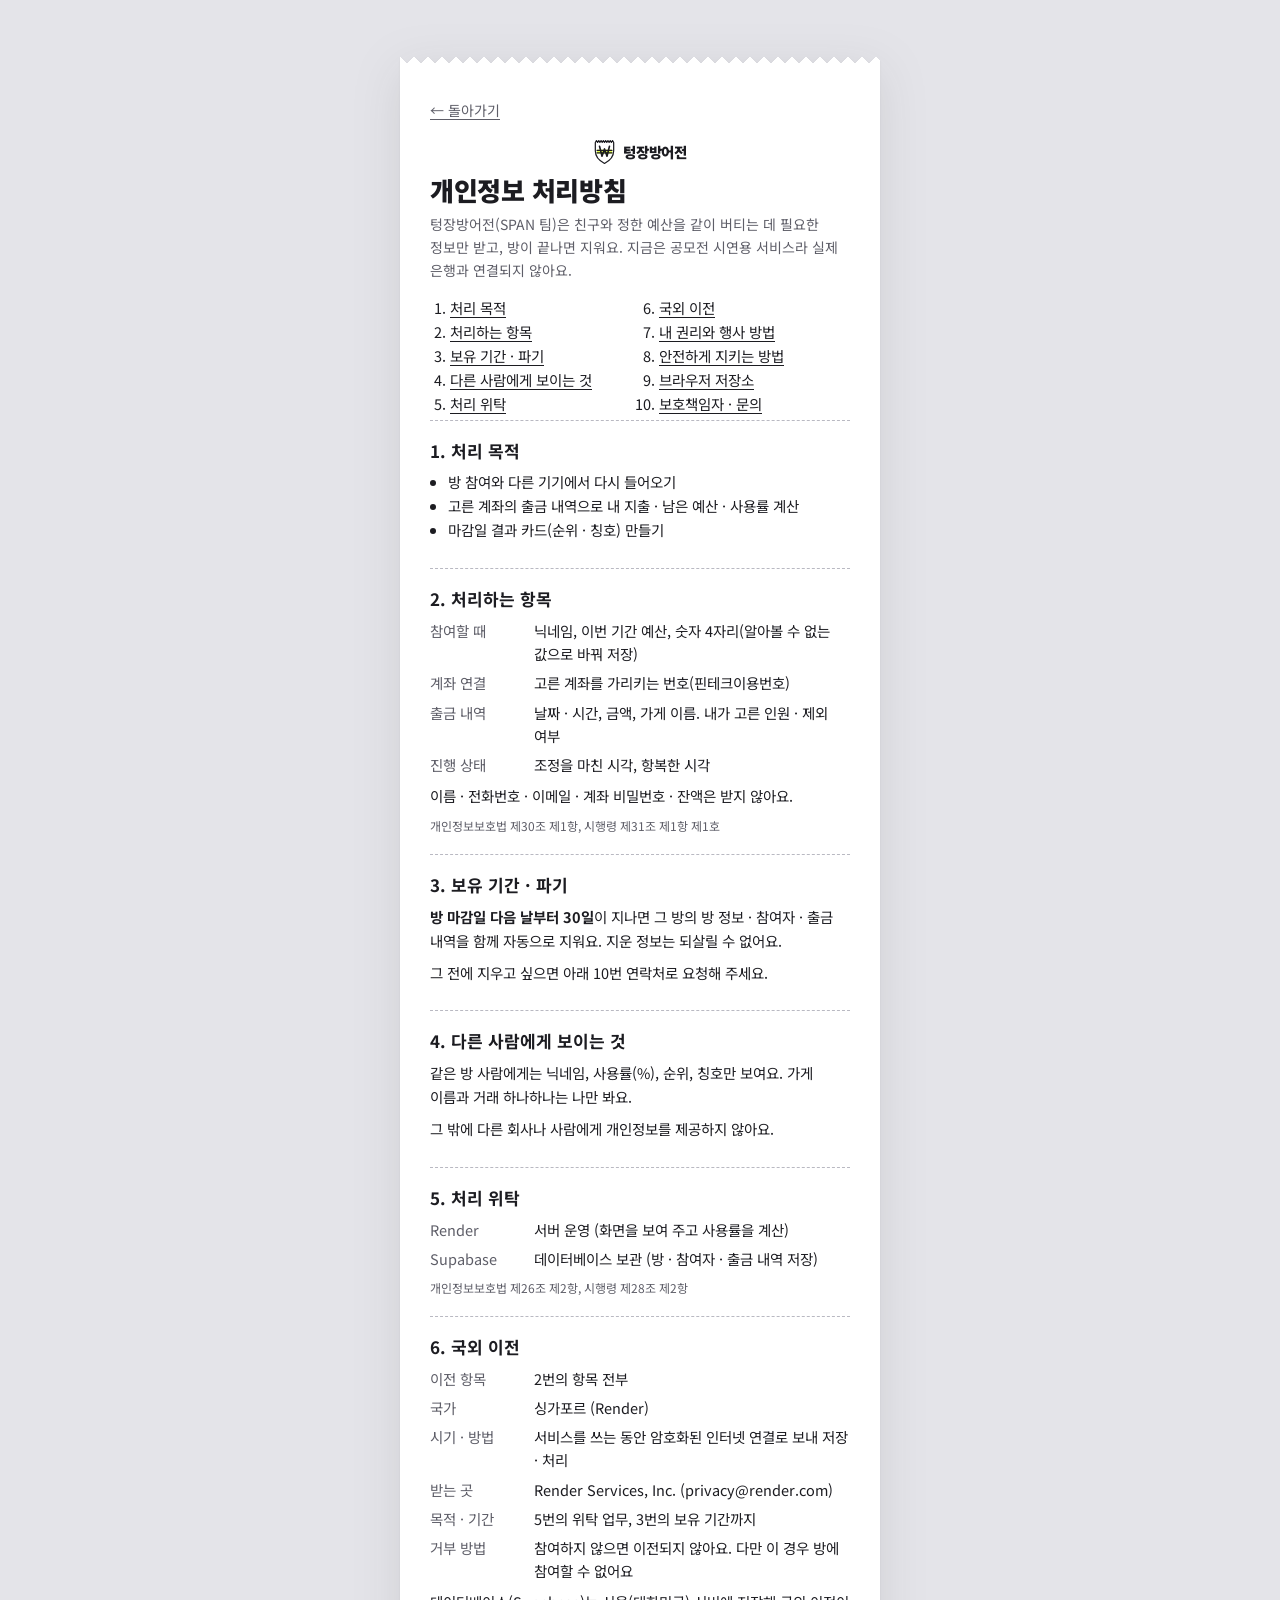
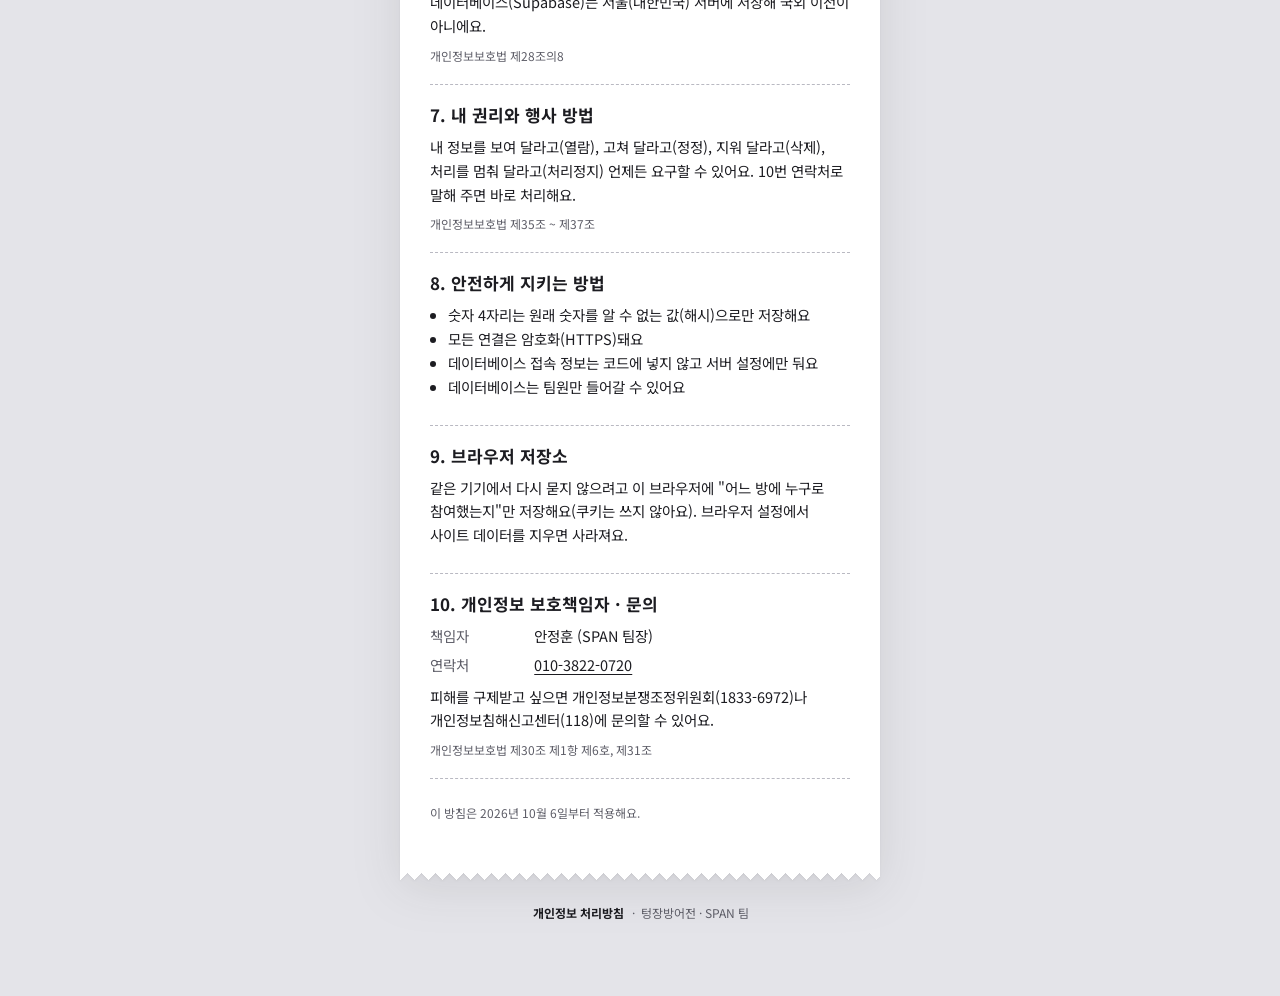
<file: static/board/flow/privacy.html>
<!doctype html>
<html lang="ko">
<head>
  <meta charset="utf-8">
  <meta name="viewport" content="width=device-width, initial-scale=1, viewport-fit=cover">
  <meta name="theme-color" content="#e4e4e9">
  <title>텅장방어전 · 개인정보 처리방침</title>
  <link rel="stylesheet" href="/static/board/common-proposal.css">
  <link rel="stylesheet" href="/static/board/flow/flow.css">
  <style>
    /* 읽는 화면: 영수증 한 장에 조항을 순서대로. 표 대신 짧은 정의 목록 */
    .policy h1 { font-size: 26px; margin: 4px 0 6px; }
    .policy .lead { font-size: 14px; color: var(--ink-soft); margin: 0 0 6px; }
    .policy nav.toc { margin: 14px 0 4px; font-size: 13.5px; }
    .policy nav.toc ol { margin: 0; padding-left: 20px; columns: 2; column-gap: 18px; }
    .policy nav.toc a { color: var(--ink); text-underline-offset: 3px; }
    .policy section { padding: 18px 0; border-top: 1.5px dashed var(--rule); scroll-margin-top: 12px; }
    .policy h2 { font-size: 17px; margin: 0 0 8px; }
    .policy p, .policy li { font-size: 14.5px; line-height: 1.65; }
    .policy p { margin: 0 0 8px; }
    .policy ul { margin: 0 0 8px; padding-left: 18px; }
    .policy dl { margin: 0 0 8px; display: grid; gap: 6px; }
    .policy dl div { display: grid; grid-template-columns: 6.5em minmax(0, 1fr); gap: 10px; font-size: 14.5px; line-height: 1.6; }
    .policy dt { color: var(--ink-soft); }
    .policy dd { margin: 0; overflow-wrap: anywhere; }
    .policy .law { font-size: 12px; color: var(--ink-soft); margin: 6px 0 0; }
    .policy .back { display: inline-block; font-size: 14px; color: var(--ink-soft); padding: 8px 0; text-underline-offset: 3px; }
    @media (max-width: 360px) { .policy nav.toc ol { columns: 1; } .policy dl div { grid-template-columns: 1fr; gap: 0; } }
  </style>
</head>
<body>
<!-- 개인정보 처리방침 (개인정보보호법 30조 · 시행령 31조). 모든 화면 바닥글에서 연결한다.
     확인 출처: 국가법령정보센터 현행 조문 (2026-10-06 대조). 공용 주소(/privacy)로 옮기는 것은 방 + 공용 레인(안정훈) 결정 -->
<main class="policy">
  <a class="back" href="javascript:history.back()">← 돌아가기</a>
  <p class="brand">텅장방어전</p>
  <h1>개인정보 처리방침</h1>
  <p class="lead">텅장방어전(SPAN 팀)은 친구와 정한 예산을 같이 버티는 데 필요한 정보만 받고, 방이 끝나면 지워요. 지금은 공모전 시연용 서비스라 실제 은행과 연결되지 않아요.</p>
  <nav class="toc" aria-label="목차">
    <ol>
      <li><a href="#p1">처리 목적</a></li>
      <li><a href="#p2">처리하는 항목</a></li>
      <li><a href="#p3">보유 기간 · 파기</a></li>
      <li><a href="#p4">다른 사람에게 보이는 것</a></li>
      <li><a href="#p5">처리 위탁</a></li>
      <li><a href="#p6">국외 이전</a></li>
      <li><a href="#p7">내 권리와 행사 방법</a></li>
      <li><a href="#p8">안전하게 지키는 방법</a></li>
      <li><a href="#p9">브라우저 저장소</a></li>
      <li><a href="#p10">보호책임자 · 문의</a></li>
    </ol>
  </nav>

  <section id="p1">
    <h2>1. 처리 목적</h2>
    <ul>
      <li>방 참여와 다른 기기에서 다시 들어오기</li>
      <li>고른 계좌의 출금 내역으로 내 지출 · 남은 예산 · 사용률 계산</li>
      <li>마감일 결과 카드(순위 · 칭호) 만들기</li>
    </ul>
  </section>

  <section id="p2">
    <h2>2. 처리하는 항목</h2>
    <dl>
      <div><dt>참여할 때</dt><dd>닉네임, 이번 기간 예산, 숫자 4자리(알아볼 수 없는 값으로 바꿔 저장)</dd></div>
      <div><dt>계좌 연결</dt><dd>고른 계좌를 가리키는 번호(핀테크이용번호)</dd></div>
      <div><dt>출금 내역</dt><dd>날짜 · 시간, 금액, 가게 이름. 내가 고른 인원 · 제외 여부</dd></div>
      <div><dt>진행 상태</dt><dd>조정을 마친 시각, 항복한 시각</dd></div>
    </dl>
    <p>이름 · 전화번호 · 이메일 · 계좌 비밀번호 · 잔액은 받지 않아요.</p>
    <p class="law">개인정보보호법 제30조 제1항, 시행령 제31조 제1항 제1호</p>
  </section>

  <section id="p3">
    <h2>3. 보유 기간 · 파기</h2>
    <p><b>방 마감일 다음 날부터 30일</b>이 지나면 그 방의 방 정보 · 참여자 · 출금 내역을 함께 자동으로 지워요. 지운 정보는 되살릴 수 없어요.</p>
    <p>그 전에 지우고 싶으면 아래 10번 연락처로 요청해 주세요.</p>
  </section>

  <section id="p4">
    <h2>4. 다른 사람에게 보이는 것</h2>
    <p>같은 방 사람에게는 닉네임, 사용률(%), 순위, 칭호만 보여요. 가게 이름과 거래 하나하나는 나만 봐요.</p>
    <p>그 밖에 다른 회사나 사람에게 개인정보를 제공하지 않아요.</p>
  </section>

  <section id="p5">
    <h2>5. 처리 위탁</h2>
    <dl>
      <div><dt>Render</dt><dd>서버 운영 (화면을 보여 주고 사용률을 계산)</dd></div>
      <div><dt>Supabase</dt><dd>데이터베이스 보관 (방 · 참여자 · 출금 내역 저장)</dd></div>
    </dl>
    <p class="law">개인정보보호법 제26조 제2항, 시행령 제28조 제2항</p>
  </section>

  <section id="p6">
    <h2>6. 국외 이전</h2>
    <dl>
      <div><dt>이전 항목</dt><dd>2번의 항목 전부</dd></div>
      <div><dt>국가</dt><dd>싱가포르 (Render)</dd></div>
      <div><dt>시기 · 방법</dt><dd>서비스를 쓰는 동안 암호화된 인터넷 연결로 보내 저장 · 처리</dd></div>
      <div><dt>받는 곳</dt><dd>Render Services, Inc. (privacy@render.com)</dd></div>
      <div><dt>목적 · 기간</dt><dd>5번의 위탁 업무, 3번의 보유 기간까지</dd></div>
      <div><dt>거부 방법</dt><dd>참여하지 않으면 이전되지 않아요. 다만 이 경우 방에 참여할 수 없어요</dd></div>
    </dl>
    <p>데이터베이스(Supabase)는 서울(대한민국) 서버에 저장해 국외 이전이 아니에요.</p>
    <p class="law">개인정보보호법 제28조의8</p>
  </section>

  <section id="p7">
    <h2>7. 내 권리와 행사 방법</h2>
    <p>내 정보를 보여 달라고(열람), 고쳐 달라고(정정), 지워 달라고(삭제), 처리를 멈춰 달라고(처리정지) 언제든 요구할 수 있어요. 10번 연락처로 말해 주면 바로 처리해요.</p>
    <p class="law">개인정보보호법 제35조 ~ 제37조</p>
  </section>

  <section id="p8">
    <h2>8. 안전하게 지키는 방법</h2>
    <ul>
      <li>숫자 4자리는 원래 숫자를 알 수 없는 값(해시)으로만 저장해요</li>
      <li>모든 연결은 암호화(HTTPS)돼요</li>
      <li>데이터베이스 접속 정보는 코드에 넣지 않고 서버 설정에만 둬요</li>
      <li>데이터베이스는 팀원만 들어갈 수 있어요</li>
    </ul>
  </section>

  <section id="p9">
    <h2>9. 브라우저 저장소</h2>
    <p>같은 기기에서 다시 묻지 않으려고 이 브라우저에 "어느 방에 누구로 참여했는지"만 저장해요(쿠키는 쓰지 않아요). 브라우저 설정에서 사이트 데이터를 지우면 사라져요.</p>
  </section>

  <section id="p10">
    <h2>10. 개인정보 보호책임자 · 문의</h2>
    <dl>
      <div><dt>책임자</dt><dd>안정훈 (SPAN 팀장)</dd></div>
      <div><dt>연락처</dt><dd><a href="tel:010-3822-0720">010-3822-0720</a></dd></div>
    </dl>
    <p>피해를 구제받고 싶으면 개인정보분쟁조정위원회(1833-6972)나 개인정보침해신고센터(118)에 문의할 수 있어요.</p>
    <p class="law">개인정보보호법 제30조 제1항 제6호, 제31조</p>
  </section>

  <section>
    <p class="law">이 방침은 2026년 10월 6일부터 적용해요.</p>
  </section>
</main>
<footer class="site-foot"><a class="sf-privacy" href="/flow/privacy">개인정보 처리방침</a><span class="sf-sep" aria-hidden="true">·</span><span>텅장방어전 · SPAN 팀</span></footer>
</body>
</html>
</file>
<file: static/board/common-proposal.css>
/* 공용 스타일 교체안: 결산 영수증 톤 (보드 레인 김경은 제안)

   팀장님이 static/common.css 를 이 파일 내용으로 바꾸면 방 만들기 · 방 홈 · 지출 올리기가 보드와 같은 톤이 된다.
   기존 변수(--bg --text --muted --line --accent --danger)와 클래스(.muted .danger .button .list)는 그대로 두었다.
   그래서 지금 화면 코드를 고치지 않아도 동작한다. 견본은 /static/board/ui-guide.html

   원칙: 화면 = 회색 계산대 위 흰 영수증 한 장 / 형광펜은 "나"에게만 / 상태는 도장 / 숫자는 고정폭 / 해요체 */

@import url("https://fonts.googleapis.com/css2?family=Noto+Sans+KR:wght@400;500;700;900&display=swap");

:root {
  color-scheme: light;

  /* 색 */
  --counter: #e4e4e9;       /* 바탕: 계산대 */
  --paper: #ffffff;         /* 영수증 종이 */
  --ink: #1c1c21;           /* 글자: 감열 잉크 */
  --ink-soft: #5e5e68;      /* 흐린 글자 (흰 종이 위 대비 6:1) */
  --rule: #b9b9c2;          /* 점선 */
  --field: #c9c9d1;         /* 입력칸 테두리 */
  --hl: #e4ff4a;            /* 형광펜: "나" 전용 */
  --hl-soft: #f4ffbf;       /* 형광펜 줄 바탕 */
  --stamp-red: #cf2338;     /* 초과 · 오류 */
  --stamp-gray: #7a7a85;    /* 미확인 · 항복 · 비활성 */
  --stamp-blue: #2647b8;    /* 완주 · 성공 */
  --up: #127a46;            /* 순위 오름 */
  --gold: #f2c94c;          /* 1등 메달 (글자는 잉크색) */
  --silver: #d3d6dc;        /* 2등 */
  --bronze: #e3a873;        /* 3등 */
  /* 플레이어 색: "누구인지"에만 쓴다 (상태는 도장). member_id 로 (id - 1) % 6 */
  --p1: #ff6b5e;            /* 코랄 */
  --p2: #4d7cff;            /* 파랑 */
  --p3: #2fcf9f;            /* 민트 */
  --p4: #ffb020;            /* 호박 */
  --p5: #a77bff;            /* 보라 */
  --p6: #ff6fb5;            /* 핑크 */

  /* 글꼴 */
  --font: "Noto Sans KR", "Apple SD Gothic Neo", "Malgun Gothic", system-ui, sans-serif;
  --mono: var(--font);      /* 글꼴은 하나(Noto Sans KR). 숫자는 .n 의 tabular-nums 로 자리만 맞춘다 */
  --ease-out: cubic-bezier(0.16, 1, 0.3, 1);

  /* 예전 이름 (지금 화면 코드가 쓰는 변수) */
  --bg: var(--paper);
  --text: var(--ink);
  --muted: var(--ink-soft);
  --line: var(--rule);
  --accent: var(--ink);
  --danger: var(--stamp-red);
}

* { box-sizing: border-box; }
[hidden] { display: none !important; }

html { -webkit-text-size-adjust: 100%; }
body {
  margin: 0;
  min-height: 100vh;
  min-height: 100dvh;
  background: var(--counter);
  color: var(--ink);
  font-family: var(--font);
  font-size: 16px;
  line-height: 1.5;
  -webkit-font-smoothing: antialiased;
  word-break: keep-all;
  padding: calc(20px + env(safe-area-inset-top, 0px)) 12px calc(28px + env(safe-area-inset-bottom, 0px));
}
::selection { background: var(--hl); color: var(--ink); }
:focus-visible { outline: 2px solid var(--ink); outline-offset: 3px; border-radius: 4px; }
a { color: inherit; text-underline-offset: 3px; }

/* 영수증 한 장: 각 화면의 <main> 이 그대로 영수증이 된다. 다른 곳에서는 .paper */
main,
.paper {
  --tooth: 14px;
  position: relative;
  max-width: 480px;
  margin: 7px auto;
  padding: 28px 22px 26px;
  background: var(--paper);
  filter: drop-shadow(0 1px 1px rgba(28, 28, 33, 0.06)) drop-shadow(0 10px 24px rgba(28, 28, 33, 0.10));
}
main::before, main::after,
.paper::before, .paper::after {
  content: "";
  position: absolute;
  left: 0;
  right: 0;
  height: 7px;
  background-repeat: repeat-x;
  background-size: var(--tooth) var(--tooth);
}
main::before, .paper::before {
  top: -7px;
  background-image:
    linear-gradient(45deg, var(--paper) 50%, transparent 50%),
    linear-gradient(-45deg, var(--paper) 50%, transparent 50%);
}
main::after, .paper::after {
  bottom: -7px;
  background-image:
    linear-gradient(135deg, var(--paper) 50%, transparent 50%),
    linear-gradient(-135deg, var(--paper) 50%, transparent 50%);
  background-position: 0 -7px;
}

h1 { font-size: 24px; font-weight: 900; line-height: 1.3; letter-spacing: -0.01em; margin: 0 0 6px; text-wrap: balance; }
h2 { font-size: 18px; font-weight: 700; line-height: 1.4; margin: 24px 0 10px; }
p { margin: 0 0 12px; }

.muted { color: var(--ink-soft); font-size: 14px; }
.danger { color: var(--stamp-red); font-size: 14px; font-weight: 500; }
.danger:empty { display: none; }

/* 점선: 영수증 구획 */
hr, .cut { border: 0; border-top: 1.5px dashed var(--rule); margin: 20px -4px; }

/* 버튼: 기본은 잉크색, 보조는 테두리만 */
button, .button {
  display: inline-flex;
  align-items: center;
  justify-content: center;
  gap: 6px;
  min-height: 52px;
  padding: 0 20px;
  border: 1.5px solid var(--ink);
  border-radius: 12px;
  background: var(--ink);
  color: var(--paper);
  font: inherit;
  font-size: 16px;
  font-weight: 700;
  text-decoration: none;
  cursor: pointer;
}
button:active, .button:active { transform: translateY(1px); }
button:disabled, .button[aria-disabled="true"] { opacity: 0.4; cursor: default; transform: none; }
button.secondary, .button.secondary { background: var(--paper); color: var(--ink); }
button.danger-line, .button.danger-line { background: var(--paper); color: var(--stamp-red); border-color: var(--stamp-red); }
button.small, .button.small { min-height: 40px; padding: 0 14px; font-size: 14px; border-radius: 10px; }

/* 입력칸 */
input, select, textarea {
  width: 100%;
  min-height: 48px;
  padding: 0 12px;
  border: 1.5px solid var(--field);
  border-radius: 10px;
  background: var(--paper);
  color: var(--ink);
  font: inherit;
  font-size: 16px;   /* 16px 미만이면 아이폰이 확대한다 */
}
textarea { padding: 10px 12px; min-height: 96px; }
input:focus, select:focus, textarea:focus { outline: none; border-color: var(--ink); box-shadow: 0 0 0 3px var(--hl); }
input[readonly] { background: #f4f4f6; }
input[type="checkbox"], input[type="radio"] { width: 20px; height: 20px; min-height: 0; padding: 0; accent-color: var(--ink); }
input[aria-invalid="true"] { border-color: var(--stamp-red); }
input::placeholder { color: #8c8c96; }

/* 목록: 영수증 줄 */
ul.list { list-style: none; padding: 0; margin: 0; }
ul.list li { padding: 12px 0; }
ul.list li + li { border-top: 1px dotted var(--rule); }

/* 숫자는 고정폭 */
.n { font-family: var(--mono); font-weight: 700; font-variant-numeric: tabular-nums; letter-spacing: -0.01em; }

/* 형광펜: "나" 와 내 숫자에만 */
mark {
  color: inherit;
  background: linear-gradient(transparent 38%, var(--hl) 38%, var(--hl) 92%, transparent 92%);
  padding: 0 0.12em;
  margin: 0 -0.06em;
  -webkit-box-decoration-break: clone;
  box-decoration-break: clone;
}
.is-me { background: var(--hl-soft); }

/* 도장: 상태 표시 (색만으로 알리지 않고 글자로) */
.stamp {
  display: inline-block;
  font-size: 11.5px;
  font-weight: 900;
  letter-spacing: 0.08em;
  line-height: 1;
  padding: 3px 5px 3px 6px;
  border: 1.8px solid currentColor;
  border-radius: 4px;
  transform: rotate(-7deg);
  opacity: 0.88;
  white-space: nowrap;
}
.stamp-red { color: var(--stamp-red); }
.stamp-gray { color: var(--stamp-gray); }
.stamp-blue { color: var(--stamp-blue); }

/* 작은 꼬리표: 미확인처럼 "아직 확정 전" 상태. 도장보다 한 단계 약하다 */
.tag {
  display: inline-block;
  font-size: 12px;
  font-weight: 700;
  color: var(--stamp-gray);
  border: 1.4px dashed currentColor;
  border-radius: 4px;
  padding: 0 5px;
  line-height: 18px;
  white-space: nowrap;
}

/* 금 · 은 · 동: 1 · 2 · 3등 숫자를 메달 동전으로. 사람 토큰(각진 그림자)과 달리 그림자 없이 안쪽 점선 링 */
.medal {
  position: relative;
  display: inline-grid;
  place-items: center;
  width: 1.7em;
  height: 1.7em;
  border-radius: 50%;
  border: 1.5px solid var(--ink);
  font-family: var(--mono);
  font-weight: 700;
  line-height: 1;
}
.medal::after { content: ""; position: absolute; inset: 3px; border-radius: 50%; border: 1px dashed rgba(28, 28, 33, 0.55); }
.medal-gold { background: var(--gold); }
.medal-silver { background: var(--silver); }
.medal-bronze { background: var(--bronze); }

/* 고르기 카드: 참여할 때 가짜 은행 계좌 고르기 같은 단일 선택 */
/* 각 레인의 ".form label { display: block }" 같은 규칙에 덮이지 않게 클래스를 두 번 쓴다 */
label.pick.pick {
  display: flex;
  margin: 0;
  font-size: 15px;
  line-height: 1.4;
  align-items: center;
  gap: 12px;
  padding: 12px 14px;
  border: 1.5px solid var(--field);
  border-radius: 10px;
  color: var(--ink);
  cursor: pointer;
}
label.pick + label.pick { margin-top: 8px; }
label.pick.pick input { margin: 0; flex: none; }
label.pick:has(input:checked) { border-color: var(--ink); box-shadow: inset 0 0 0 1px var(--ink); }
label.pick .pick-sub { display: block; font-size: 13px; color: var(--ink-soft); }

/* 플레이어 토큰: 사람마다 고유 색의 동그라미 스티커 (닉네임 첫 글자). 게임 대기실처럼 "누구랑 붙는지" */
.token {
  --pc: var(--counter);
  display: inline-grid;
  place-items: center;
  width: 2.25em;
  height: 2.25em;
  flex: none;
  border-radius: 50%;
  border: 1.5px solid var(--ink);
  background: var(--pc);
  color: var(--ink);
  font-weight: 900;
  font-size: 14px;
  line-height: 1;
  box-shadow: 2px 2px 0 var(--ink);
}
.token.p1 { --pc: var(--p1); }
.token.p2 { --pc: var(--p2); }
.token.p3 { --pc: var(--p3); }
.token.p4 { --pc: var(--p4); }
.token.p5 { --pc: var(--p5); }
.token.p6 { --pc: var(--p6); }
.token.is-me { box-shadow: 2px 2px 0 var(--ink), 0 0 0 4px var(--hl); }
.token.is-quit { filter: grayscale(1); opacity: 0.5; }
.token.is-empty { background: transparent; border-style: dashed; color: var(--ink-soft); box-shadow: none; }

/* 참전자 줄 */
.lineup { display: flex; flex-wrap: wrap; gap: 12px 6px; margin: 0; padding: 0; list-style: none; }
.player { display: grid; justify-items: center; gap: 6px; width: 58px; }
.player .pname { font-size: 12px; font-weight: 500; width: 100%; text-align: center; overflow: hidden; text-overflow: ellipsis; white-space: nowrap; }

/* 내 HP 게이지: 남은 예산. 여유(민트) → 주의(호박) → 위험(코랄) → 초과(빨간 빗금) */
.gauge { --g: var(--p3); height: 16px; border: 1.5px solid var(--ink); border-radius: 999px; padding: 2px; background: var(--paper); }
.gauge > span { display: block; height: 100%; width: var(--left, 100%); min-width: 6px; border-radius: 999px; background: var(--g); transition: width 600ms var(--ease-out); }
.gauge[data-level="warn"] { --g: var(--p4); }
.gauge[data-level="danger"] { --g: var(--p1); }
.gauge[data-level="over"] > span { width: 100%; background: repeating-linear-gradient(-45deg, var(--stamp-red) 0 6px, #f6c3c9 6px 12px); }
.gauge-row { display: flex; justify-content: space-between; align-items: baseline; font-size: 13px; color: var(--ink-soft); margin: 0 0 6px; }
.gauge-row b { color: var(--ink); font-family: var(--mono); }

/* 비어 있는 메달 자리: 누가 가져갈까 (봉인 화면, 순위는 드러내지 않는다) */
.slots { display: flex; gap: 10px; align-items: center; }
.slot {
  display: inline-grid; place-items: center;
  width: 44px; height: 44px; border-radius: 50%;
  border: 1.5px solid var(--ink); box-shadow: 2px 2px 0 var(--ink);
  font-family: var(--mono); font-weight: 700; font-size: 20px; color: var(--ink);
}
.slot.gold { background: var(--gold); }
.slot.silver { background: var(--silver); }
.slot.bronze { background: var(--bronze); }

/* 안내 띠: "시연용 가상 계좌" 같은 알림 */
.note {
  font-size: 13px;
  color: var(--ink-soft);
  border: 1.5px dashed var(--rule);
  border-radius: 10px;
  padding: 10px 12px;
  margin: 0 0 16px;
}

@media (min-width: 720px) {
  body { padding-top: 56px; padding-bottom: 56px; }
  main, .paper { padding: 34px 30px 32px; }
}
</file>
<file: static/board/flow/flow.css>
/* 시연용 전체 흐름(/flow) 화면 배치. 색 · 글꼴 · 버튼 · 입력칸은 ../common-proposal.css 를 그대로 쓴다.
   원칙: 한 화면에 가장 큰 글자 하나, 기본 버튼 하나. 설명 문장은 두지 않는다.
   팀원이 자기 레인으로 옮길 때는 이 파일의 해당 부분만 같이 가져가면 된다. */

:root { --brand-shield: url("data:image/svg+xml,%3Csvg xmlns='http://www.w3.org/2000/svg' viewBox='0 0 60 68'%3E%3Cpath d='M6 9 L9 4 L12 9 L15 4 L18 9 L21 4 L24 9 L27 4 L30 9 L33 4 L36 9 L39 4 L42 9 L45 4 L48 9 L51 4 L54 9 V31 C54 46 44 57 30 64 C16 57 6 46 6 31 Z' fill='%23fff' stroke='%231c1c21' stroke-width='3.2' stroke-linejoin='round'/%3E%3Crect x='10' y='28' width='40' height='10' fill='%23e4ff4a'/%3E%3Cpolyline points='17,19 23.5,45 30,26 36.5,45 43,19' fill='none' stroke='%231c1c21' stroke-width='4.2' stroke-linecap='round' stroke-linejoin='round'/%3E%3Cline x1='10.5' y1='29.5' x2='49.5' y2='29.5' stroke='%231c1c21' stroke-width='3.4' stroke-linecap='round'/%3E%3Cline x1='10.5' y1='36.5' x2='49.5' y2='36.5' stroke='%231c1c21' stroke-width='3.4' stroke-linecap='round'/%3E%3C/svg%3E"); }

/* 시연 막대: 영수증 위 회색 바탕에 놓인 어두운 알약. 서비스 화면(흰 영수증)과 질감이 달라 "시연 조작"으로 보인다 */
.demo-bar {
  display: flex; align-items: center; gap: 6px;
  width: fit-content; max-width: 100%;
  margin: 0 auto 14px; padding: 4px 4px 4px 12px;
  border-radius: 999px;
  background: rgba(28, 28, 33, 0.86); color: #fff;
  font-family: var(--font, "Noto Sans KR", sans-serif);
  box-shadow: 0 4px 14px rgba(28, 28, 33, 0.18);
}
.db-label { font-size: 11px; font-weight: 900; letter-spacing: 0.08em; color: var(--hl, #e4ff4a); }
.db-seg { display: inline-flex; gap: 2px; background: rgba(255, 255, 255, 0.10); border-radius: 999px; padding: 2px; }
.db-seg button, .db-more {
  all: unset; box-sizing: border-box; cursor: pointer;
  min-height: 32px; padding: 0 12px; border-radius: 999px;
  font-size: 13px; font-weight: 700; color: rgba(255, 255, 255, 0.72); white-space: nowrap;
  display: inline-flex; align-items: center; gap: 6px;
}
.db-seg button[aria-pressed="true"] { background: #fff; color: var(--ink, #1c1c21); }
.db-more { padding: 0 10px; font-size: 16px; color: #fff; }
.db-day { background: var(--hl, #e4ff4a); color: var(--ink, #1c1c21); border-radius: 999px; padding: 1px 7px; font-size: 11px; font-weight: 700; }
.db-seg button:focus-visible, .db-more:focus-visible { outline: 2px solid var(--hl, #e4ff4a); outline-offset: 1px; }
.counter .demo-bar { margin-bottom: 0; }

.demo-sheet { position: fixed; inset: 0; z-index: 40; }
.ds-backdrop { position: absolute; inset: 0; background: rgba(28, 28, 33, 0.45); }
.ds-panel {
  position: absolute; left: 0; right: 0; bottom: 0;
  max-width: 480px; margin: 0 auto;
  background: var(--paper, #fff); color: var(--ink, #1c1c21);
  border-radius: 20px 20px 0 0;
  padding: 10px 20px calc(20px + env(safe-area-inset-bottom, 0px));
  box-shadow: 0 -10px 30px rgba(28, 28, 33, 0.18);
  font-family: var(--font, "Noto Sans KR", sans-serif);
  animation: ds-up 220ms cubic-bezier(0.16, 1, 0.3, 1);
}
@keyframes ds-up { from { transform: translateY(24px); opacity: 0; } to { transform: none; opacity: 1; } }
@media (prefers-reduced-motion: reduce) { .ds-panel { animation: none; } }
.ds-handle { display: block; width: 40px; height: 4px; border-radius: 4px; background: var(--rule, #b9b9c2); margin: 0 auto 14px; }
.ds-panel h2 { font-size: 19px; font-weight: 900; margin: 0 0 4px; }
.ds-sub { font-size: 13px; color: var(--ink-soft, #5e5e68); margin: 0 0 18px; }
.ds-label { font-size: 13px; font-weight: 700; color: var(--ink-soft, #5e5e68); margin: 0 0 8px; }
.ds-seg { display: grid; grid-template-columns: 1fr 1fr; gap: 6px; background: #f1f1f4; border-radius: 12px; padding: 4px; }
.ds-seg button {
  all: unset; box-sizing: border-box; display: grid; justify-items: center; gap: 1px;
  min-height: 48px; padding: 6px; border-radius: 9px; cursor: pointer;
  font-size: 14px; font-weight: 700; color: var(--ink-soft, #5e5e68); text-align: center;
}
.ds-seg button small { font-size: 12px; font-weight: 500; }
.ds-seg button[aria-checked="true"] { background: var(--paper, #fff); color: var(--ink, #1c1c21); box-shadow: 0 1px 3px rgba(28, 28, 33, 0.15); }
.ds-seg button:focus-visible { outline: 2px solid var(--ink, #1c1c21); outline-offset: 1px; }
.ds-hint { font-size: 12.5px; color: var(--ink-soft, #5e5e68); margin: 8px 2px 16px; }
.ds-list { display: grid; border-top: 1px solid #ececf0; }
.ds-row {
  all: unset; box-sizing: border-box; display: grid; gap: 2px; cursor: pointer;
  padding: 13px 28px 13px 2px; border-bottom: 1px solid #ececf0; position: relative;
}
.ds-row::after { content: "›"; position: absolute; right: 6px; top: 50%; translate: 0 -50%; font-size: 20px; color: var(--rule, #b9b9c2); }
.ds-row b { font-size: 15px; font-weight: 700; color: var(--ink, #1c1c21); }
.ds-row span { font-size: 13px; color: var(--ink-soft, #5e5e68); }
.ds-row:focus-visible { outline: 2px solid var(--ink, #1c1c21); outline-offset: -2px; border-radius: 6px; }
.ds-close {
  width: 100%; margin-top: 16px; min-height: 52px; border-radius: 14px; border: 1.5px solid var(--ink, #1c1c21);
  background: #fff; color: var(--ink, #1c1c21); font: inherit; font-size: 16px; font-weight: 700; cursor: pointer;
}

/* 영수증 머리: 서비스 이름 (로고가 정해지면 이 자리) */
main > .brand, .paper > .brand { display: flex; align-items: center; justify-content: center; gap: 7px; font-weight: 900; font-size: 18px; letter-spacing: -0.01em; margin: 0 0 18px; }
/* 로고 A안 (투표 전 임시): 영수증 톱니 방패 + ₩ 바리케이드. 결과 카드(board.js)는 자기 로고가 있어서 main 바로 아래 .brand 에만 */
main > .brand::before, .paper > .brand::before { content: ""; width: 23px; height: 26px; flex: none; background: url("data:image/svg+xml,%3Csvg xmlns='http://www.w3.org/2000/svg' viewBox='0 0 60 68'%3E%3Cpath d='M6 9 L9 4 L12 9 L15 4 L18 9 L21 4 L24 9 L27 4 L30 9 L33 4 L36 9 L39 4 L42 9 L45 4 L48 9 L51 4 L54 9 V31 C54 46 44 57 30 64 C16 57 6 46 6 31 Z' fill='%23fff' stroke='%231c1c21' stroke-width='3.2' stroke-linejoin='round'/%3E%3Crect x='10' y='28' width='40' height='10' fill='%23e4ff4a'/%3E%3Cpolyline points='17,19 23.5,45 30,26 36.5,45 43,19' fill='none' stroke='%231c1c21' stroke-width='4.2' stroke-linecap='round' stroke-linejoin='round'/%3E%3Cline x1='10.5' y1='29.5' x2='49.5' y2='29.5' stroke='%231c1c21' stroke-width='3.4' stroke-linecap='round'/%3E%3Cline x1='10.5' y1='36.5' x2='49.5' y2='36.5' stroke='%231c1c21' stroke-width='3.4' stroke-linecap='round'/%3E%3C/svg%3E") no-repeat center / contain; }
.meta { font-size: 14px; color: var(--ink-soft); margin: 0; }
.meta b { color: var(--ink); }

/* 방 만들기: 질문 한 줄이 화면의 전부. 아래 "나 VS ? ? ?" 는 그림이다 */
.hook { font-size: 30px; line-height: 1.3; letter-spacing: -0.02em; margin: 8px 0 16px; }
.versus { display: flex; align-items: center; gap: 8px; }
.versus .vs { font-weight: 700; font-size: 13px; color: var(--ink-soft); margin: 0 4px; }

.form label { display: block; margin-bottom: 12px; font-size: 14px; color: var(--ink-soft); }
.form label input, .form label select { margin-top: 4px; }
.form button[type="submit"] { width: 100%; margin-top: 6px; }
.label { font-size: 14px; color: var(--ink-soft); margin: 0 0 8px; }
.two { display: flex; gap: 10px; }
.two label { flex: 1; min-width: 0; }
.wide { width: 100%; }
.stack { display: grid; gap: 10px; }

/* 방 홈 */
.who { font-size: 14px; color: var(--ink-soft); margin: 16px 0 10px; }
.who .n { color: var(--ink); }
.share { display: flex; gap: 8px; align-items: center; }
.share input { flex: 1; min-width: 0; font-size: 14px; color: var(--ink-soft); }
.flash { font-size: 14px; font-weight: 700; margin: 0 0 10px; }

/* 계좌 고르기: 세 칸 버튼 (고른 칸은 잉크로 채운다) */
.seg { margin: 0 0 14px; display: grid; grid-template-columns: repeat(3, 1fr); gap: 8px; }
.seg-item { position: relative; display: block; margin: 0 !important; }
.seg-item input { position: absolute; opacity: 0; inset: 0; width: 100%; height: 100%; margin: 0; cursor: pointer; }
.seg-item span {
  display: flex; align-items: center; justify-content: center;
  min-height: 48px; border: 1.5px solid var(--field); border-radius: 10px;
  font-size: 15px; font-weight: 700; color: var(--ink); background: var(--paper);
}
.seg-item input:checked + span { background: var(--ink); border-color: var(--ink); color: var(--paper); }
.seg-item input:focus-visible + span { box-shadow: 0 0 0 3px var(--hl); }

/* 내 페이지: 가장 큰 글자는 목표까지 남은 돈 */
.kicker { font-size: 15px; font-weight: 700; margin: 22px 0 2px; }
.money { font-size: 26px; line-height: 1.25; margin: 0 0 8px; }
.money .n { font-size: 40px; letter-spacing: -0.03em; }
.me-meta { display: flex; align-items: center; gap: 8px; }
.me-meta .token { font-size: 12px; box-shadow: 1.5px 1.5px 0 var(--ink); }
.me-meta .token.is-me { box-shadow: 1.5px 1.5px 0 var(--ink), 0 0 0 3px var(--hl); }
.pace { font-size: 14px; font-weight: 700; margin: 8px 0 0; }
.sub { display: flex; flex-wrap: wrap; align-items: center; gap: 6px 10px; font-size: 14px; color: var(--ink-soft); margin: 0 0 14px; }
.sub .n { font-weight: 500; }

/* 불러온 거래: 영수증 위에 살짝 떠 있는 판 한 장. 위쪽 "내 상태"와 확실히 나뉜다 */
.panel {
  margin: 22px -8px 0;
  padding: 10px 14px 14px;
  background: var(--paper);
  border-radius: 14px;
  box-shadow:
    0 0 0 1px rgba(28, 28, 33, 0.07),
    0 2px 4px rgba(28, 28, 33, 0.05),
    0 12px 28px rgba(28, 28, 33, 0.10);
}
.panel .list li:last-child { padding-bottom: 4px; }

/* 불러온 거래: 한 줄에 이름과 금액, 아래 줄에 날짜와 조정 */
.list-head { display: flex; justify-content: space-between; align-items: center; font-size: 13px; color: var(--ink-soft); margin: 0 0 2px; }
.tx { display: grid; grid-template-columns: minmax(0, 1fr) auto; grid-template-areas: "what amt" "sub ctl" "hint hint"; gap: 4px 10px; align-items: center; }
.tx-hint { grid-area: hint; display: flex; }
.tx-hint .tag { white-space: normal; line-height: 1.5; }
.tx .what { grid-area: what; font-weight: 500; }
.tx .amt { grid-area: amt; text-align: right; }
.tx-sub { grid-area: sub; display: flex; flex-wrap: wrap; gap: 4px 8px; align-items: center; min-width: 0; }
.tx .when { font-size: 12.5px; color: var(--ink-soft); }
.tx .when .n { font-weight: 500; }
.tx .ctl { grid-area: ctl; display: flex; gap: 6px; align-items: center; justify-content: flex-end; }
.tx .ctl select { width: auto; min-height: 34px; padding: 0 6px; border-radius: 8px; font-size: 16px; }
.tx.is-out .what, .tx.is-out .amt { color: var(--ink-soft); text-decoration: line-through; }

/* 제외: 누르면 잉크로 채워지는 작은 칸 */
.toggle { position: relative; display: inline-flex; cursor: pointer; }
.toggle input { position: absolute; opacity: 0; inset: 0; width: 100%; height: 100%; margin: 0; cursor: pointer; }
.toggle span { display: inline-flex; align-items: center; min-height: 34px; padding: 0 10px; border: 1.5px solid var(--field); border-radius: 8px; font-size: 14px; font-weight: 700; color: var(--ink-soft); }
.toggle input:checked + span { background: var(--stamp-red); border-color: var(--stamp-red); color: var(--paper); }   /* 제외 = 빨간 인주 (10/6) */
.toggle input:focus-visible + span { box-shadow: 0 0 0 3px var(--hl); }

/* 조정 완료: 목록을 내려도 화면 아래에 붙어 있다 */
.sticky { position: sticky; bottom: calc(12px + env(safe-area-inset-bottom, 0px)); margin-top: 16px; z-index: 2; }
.sticky button { box-shadow: 0 8px 20px rgba(28, 28, 33, 0.18); }

/* 글자 버튼 */
.text-btn { all: unset; cursor: pointer; font-size: 13px; color: var(--ink-soft); text-decoration: underline; text-underline-offset: 3px; }
.text-btn:focus-visible { outline: 2px solid var(--ink); outline-offset: 2px; border-radius: 3px; }
.danger-text { color: var(--stamp-red); }

.links { display: flex; justify-content: center; align-items: center; flex-wrap: wrap; gap: 6px 18px; font-size: 13px; margin: 0; }
.links a { color: var(--ink-soft); }

hr { margin: 20px -4px; }

/* 은행 연결 동의: 돈 이야기를 하는 화면이라 게임 요소 없이. 누가 무엇을 하는지 주어를 붙여 한 줄씩 */
.consent-title { font-size: 24px; text-align: center; margin: 0 0 4px; }
.consent-sub { text-align: center; margin: 0 0 22px; }
.scope { list-style: none; margin: 0; padding: 0; display: grid; gap: 18px; }
.scope li { display: grid; grid-template-columns: 36px minmax(0, 1fr); gap: 14px; align-items: center; }
.sc-ic { width: 36px; height: 36px; border-radius: 50%; background: var(--counter); display: grid; place-items: center; }
.sc-ic svg { width: 19px; height: 19px; }
.scope b { display: block; font-size: 15px; font-weight: 900; line-height: 1.35; }
.scope li span:not(.sc-ic) { display: block; font-size: 14px; color: var(--ink-soft); line-height: 1.45; margin-top: 1px; }
.agree span { line-height: 1.4; }
.agree b { color: var(--ink); }
main.flow-step .step-actions button:disabled { opacity: 0.35; cursor: not-allowed; }

/* (예전 두 칸 표: UI 가이드 예시에서만 쓰던 것) */
.consent { margin: 14px 0 14px; padding: 0; display: grid; }
.consent div { display: grid; grid-template-columns: 7.2em minmax(0, 1fr); gap: 10px; padding: 9px 0; }
.consent div + div { border-top: 1px dotted var(--rule); }
.consent dt { font-size: 14px; color: var(--ink-soft); }
.consent dd { margin: 0; font-weight: 500; }
.agree { display: flex; align-items: flex-start; gap: 10px; font-weight: 500; margin: 0 0 6px; cursor: pointer; font-size: 15px; }
.agree input { margin-top: 1px; }
.agree input { flex: none; }

/* 계좌 불러오는 중 */
.loading { display: grid; justify-items: center; gap: 14px; padding: 48px 0 40px; text-align: center; }
.loading p { margin: 0; font-weight: 700; }
.dots { display: flex; gap: 6px; }
.dots i { width: 9px; height: 9px; border-radius: 50%; background: var(--ink); animation: dot 900ms ease-in-out infinite; }
.dots i:nth-child(2) { animation-delay: 150ms; }
.dots i:nth-child(3) { animation-delay: 300ms; }
@keyframes dot { 0%, 100% { opacity: 0.2; transform: translateY(0); } 50% { opacity: 1; transform: translateY(-4px); } }
@media (prefers-reduced-motion: reduce) { .dots i { animation: none; opacity: 0.6; } }

/* 계좌 목록 */
.accounts { display: grid; }

/* 참여 흐름(정보 입력 → 은행 연결 → 계좌 선택): 단계가 바뀌어도 영수증 길이와 버튼 자리가 그대로 */
/* 휴대폰 한 화면에 영수증 전체(아래 톱니까지)가 들어오는 길이. 시연 막대와 위아래 여백 몫 134px 제외, 컴퓨터에서는 760px 에서 멈춘다 */
main.flow-step { min-height: clamp(600px, calc(100dvh - 134px), 760px); display: flex; flex-direction: column; }
main.flow-step .step-body { flex: 1; display: flex; flex-direction: column; }
main.flow-step .step-actions { margin-top: auto; padding-top: 18px; display: grid; gap: 10px; }
.back { justify-self: start; align-self: flex-start; margin: -6px 0 10px; }
main.flow-step .loading { flex: 1; align-content: center; padding: 0; }
main.flow-step form.form { flex: 1; display: flex; flex-direction: column; }

.stepper { display: grid; grid-template-columns: repeat(3, 1fr); gap: 6px; list-style: none; padding: 0; margin: 0 0 20px; }
.stepper li { padding-top: 7px; border-top: 3px solid var(--rule); font-size: 12px; font-weight: 700; color: var(--ink-soft); }
.stepper li.is-done { border-top-color: var(--ink-soft); }
.stepper li.is-now { border-top-color: var(--ink); color: var(--ink); }

/* 아래 고정 탭: 참여한 뒤 [내 기록 | 결과] 두 곳만 오간다 */
.tabbar {
  position: fixed; left: 0; right: 0; bottom: 0; z-index: 20;
  display: flex; justify-content: center; gap: 8px;
  padding: 6px 12px calc(6px + env(safe-area-inset-bottom, 0px));
  background: var(--paper, #fff);
  border-top: 1px solid #e6e6ea;
  box-shadow: 0 -4px 14px rgba(28, 28, 33, 0.06);
  font-family: var(--font, "Noto Sans KR", sans-serif);
}
.tabbar a {
  flex: 1; max-width: 200px;
  display: grid; justify-items: center; gap: 2px;
  padding: 6px 0 4px; border-radius: 12px;
  font-size: 12px; font-weight: 700; color: var(--ink-soft, #5e5e68); text-decoration: none;
}
.tabbar a svg { width: 22px; height: 22px; }
.tabbar a[aria-current="page"] { color: var(--ink, #1c1c21); background: #f1f1f4; }
.tabbar a:focus-visible { outline: 2px solid var(--ink, #1c1c21); outline-offset: 2px; }
.tabbar em { font-style: normal; display: inline-flex; align-items: center; gap: 2px; font-size: 11px; color: var(--ink-soft, #5e5e68); }
.tabbar em svg { width: 11px; height: 11px; }
body.has-tabbar { padding-bottom: calc(96px + env(safe-area-inset-bottom, 0px)); }
body.has-tabbar .counter { padding-bottom: calc(96px + env(safe-area-inset-bottom, 0px)); }
.has-tabbar .sticky { bottom: calc(78px + env(safe-area-inset-bottom, 0px)); }

/* 숫자 4자리 */
.label-sub { font-size: 12px; color: var(--ink-soft); margin-left: 4px; }
.who-row { display: flex; justify-content: space-between; align-items: center; gap: 12px; }
.who-row .text-btn { font-size: 13px; font-weight: 700; color: var(--ink); }
.lineup.compact { gap: 10px 4px; }
.lineup.compact .player { width: 50px; }
.pick-names { list-style: none; margin: 18px 0 0; padding: 0; display: grid; gap: 8px; }
.pick-name {
  all: unset; box-sizing: border-box; cursor: pointer; width: 100%;
  display: flex; align-items: center; gap: 12px;
  padding: 10px 14px; border: 1.5px solid var(--field); border-radius: 12px;
  font-size: 16px; font-weight: 700; color: var(--ink);
}
.pick-name .token { font-size: 13px; }
.pick-name:hover, .pick-name:focus-visible { border-color: var(--ink); }
.pin-who { display: flex; align-items: center; justify-content: center; gap: 8px; font-size: 17px; margin: 10px 0 14px; }
.pin-who .token { font-size: 13px; }
.pin-form { flex: 1; display: flex; flex-direction: column; }
.pin-input {
  width: 100%; max-width: 220px; margin: 6px auto 4px; display: block;
  min-height: 64px; text-align: center;
  font-size: 30px; letter-spacing: 0.6em; padding-left: 0.6em;
  border-radius: 14px;
}
.pin-form .danger { text-align: center; }

/* ── 10/6 에이전트4: 시연 막대 ── */
/* ⋯ 대신 '설정' 글자 버튼 (무엇을 여는지 바로 보이게), 시트 이름은 '발표 설정' */
.db-set { font-size: 13px; padding: 0 12px; color: #fff; }
/* '결과 날로 보기' 켜고 끄기: 화살표 대신 스위치 */
.ds-toggle { padding-right: 62px; }
.ds-toggle::after { content: none; }
.ds-switch {
  position: absolute; right: 4px; top: 50%; translate: 0 -50%;
  width: 44px; height: 26px; border-radius: 999px; background: #dcdce2;
  transition: background 0.15s ease;
}
.ds-switch::before {
  content: ""; position: absolute; left: 3px; top: 3px; width: 20px; height: 20px; border-radius: 50%;
  background: #fff; box-shadow: 0 1px 3px rgba(28, 28, 33, 0.25); transition: translate 0.15s ease;
}
.ds-toggle[aria-checked="true"] .ds-switch { background: var(--ink, #1c1c21); }
.ds-toggle[aria-checked="true"] .ds-switch::before { translate: 18px 0; }
@media (prefers-reduced-motion: reduce) { .ds-switch, .ds-switch::before { transition: none; } }
/* 360px: 날짜 표시까지 붙어도 한 줄에 들어가게 */
@media (max-width: 380px) {
  .db-seg button { padding: 0 9px; }
  .db-set { padding: 0 9px; }
}
/* ── 10/6 에이전트1: 참여·방 만들기 ── */
/* 동의 체크 아래 흐린 한 줄 + '자세히 보기' (팝업으로 법정 고지 세 덩어리) */
.agree-terms { margin-top: 22px; }
.agree-note { margin: 0 0 6px 30px; font-size: 13px; line-height: 1.5; color: var(--ink-soft); }
.agree-note .text-btn { padding: 4px 0; font-weight: 700; color: var(--ink); }
.terms-sheet {
  position: fixed; inset: auto 0 0 0; margin: 0 auto; padding: 0; border: 0;
  width: 100%; max-width: 480px; max-height: 88dvh; overflow-y: auto; overscroll-behavior: contain;
  background: var(--paper); color: var(--ink); border-radius: 20px 20px 0 0;
  box-shadow: 0 -10px 30px rgba(28, 28, 33, 0.18);
  font-family: var(--font, "Noto Sans KR", sans-serif);
}
.terms-sheet[open] { animation: ds-up 220ms cubic-bezier(0.16, 1, 0.3, 1); }
@media (prefers-reduced-motion: reduce) { .terms-sheet[open] { animation: none; } }
.terms-sheet::backdrop { background: rgba(28, 28, 33, 0.45); }
body:has(dialog[open]) { overflow: hidden; }
.ts-panel { padding: 10px 20px calc(20px + env(safe-area-inset-bottom, 0px)); }
.ts-handle { display: block; width: 40px; height: 4px; border-radius: 4px; background: var(--rule); margin: 0 auto 14px; }
.terms-sheet h2 { font-size: 19px; font-weight: 900; margin: 0 0 12px; }
.terms-sheet section { padding: 14px 0; border-top: 1.5px dashed var(--rule); }
.terms-sheet h3 { font-size: 15px; font-weight: 900; margin: 0 0 8px; }
.terms-sheet dl { margin: 0; display: grid; gap: 6px; }
.terms-sheet dl div { display: grid; grid-template-columns: 6.2em minmax(0, 1fr); gap: 8px; font-size: 13.5px; line-height: 1.5; }
.terms-sheet dt { color: var(--ink-soft); }
.terms-sheet dd { margin: 0; }
.terms-sheet section p { margin: 0; font-size: 13.5px; line-height: 1.55; }
.terms-sheet .ts-law { margin-top: 8px; font-size: 12px; color: var(--ink-soft); }
.terms-sheet #terms-close { margin-top: 6px; }

/* 숫자 4자리 칸 + 눈 버튼 (터치 영역 44px) */
.pin-field { display: block; position: relative; margin-top: 4px; }
.form .pin-field input { margin-top: 0; padding-right: 52px; }
.eye-btn {
  position: absolute; right: 2px; top: 50%; translate: 0 -50%;
  width: 44px; height: 44px; min-height: 44px; padding: 0;
  border: 0; border-radius: 10px; background: transparent; color: var(--ink-soft);
}
.eye-btn svg { width: 22px; height: 22px; }
.eye-btn[aria-pressed="true"] { color: var(--ink); }
.eye-btn:focus-visible { outline: 2px solid var(--ink); outline-offset: -2px; }
.eye-btn:active { transform: none; }
/* 다시 들어오기의 큰 칸: 가운데 정렬은 그대로, 눈 버튼은 칸 오른쪽 바깥 */
.pin-field-big { display: grid; grid-template-columns: 44px minmax(0, 220px) 44px; justify-content: center; align-items: center; gap: 6px; margin: 6px 0 4px; }
.pin-field-big::before { content: ""; }
.pin-field-big .pin-input { margin: 0; max-width: none; }
.pin-field-big .eye-btn { position: static; translate: none; }
/* ── 10/6 에이전트2: 내 기록 ── */
/* 목표 금액 오른쪽, 남은 예산 막대 위: 항복 깃발. 항복은 회색 도장 색(--stamp-gray)과 같은 계열 */
.hero-top { display: grid; grid-template-columns: minmax(0, 1fr) auto; gap: 10px; align-items: end; }
.hero-goal { min-width: 0; }
.quit-btn {
  flex-direction: column; gap: 2px;
  min-width: 56px; min-height: 60px; padding: 6px 8px; margin-bottom: 8px;
  background: var(--paper); color: var(--ink-soft); border: 1.5px solid var(--field); border-radius: 12px;
  font-size: 13px; font-weight: 700; line-height: 1.2;
}
.quit-btn svg { width: 24px; height: 24px; }
.quit-btn:hover { border-color: var(--stamp-gray); color: var(--ink); }

/* 항복 확인: 아래에서 올라오는 판 */
.quit-sheet { position: fixed; inset: 0; z-index: 45; }
.qs-backdrop { position: absolute; inset: 0; background: rgba(28, 28, 33, 0.45); }
.qs-panel {
  position: absolute; left: 0; right: 0; bottom: 0;
  max-width: 480px; margin: 0 auto;
  background: var(--paper); color: var(--ink);
  border-radius: 20px 20px 0 0;
  padding: 24px 20px calc(20px + env(safe-area-inset-bottom, 0px));
  text-align: center;
  box-shadow: 0 -10px 30px rgba(28, 28, 33, 0.18);
  animation: qs-up 220ms cubic-bezier(0.16, 1, 0.3, 1);
}
@keyframes qs-up { from { transform: translateY(24px); opacity: 0; } to { transform: none; opacity: 1; } }
@media (prefers-reduced-motion: reduce) { .qs-panel { animation: none; } }
.qs-flag { display: inline-grid; place-items: center; width: 56px; height: 56px; border-radius: 50%; background: var(--counter); color: var(--stamp-gray); margin-bottom: 10px; }
.qs-flag svg { width: 30px; height: 30px; }
.qs-panel h2 { font-size: 21px; font-weight: 900; margin: 0 0 6px; }
.qs-panel .muted { margin: 0 0 20px; }

/* 거래 줄: 결제 시간 · 인원 − n + */
.count { display: inline-flex; align-items: center; border: 1.5px solid var(--field); border-radius: 10px; }
.count button {
  min-height: 44px; min-width: 44px; padding: 0; border: 0; border-radius: 9px;
  background: transparent; color: var(--ink); font-size: 20px; font-weight: 700; line-height: 1;
}
.count button:disabled { color: var(--rule); opacity: 1; }
.count button:focus-visible { outline: 2px solid var(--ink); outline-offset: -2px; }
.count-n { min-width: 2.6em; text-align: center; font-size: 14px; font-weight: 700; white-space: nowrap; }
.tx .toggle span { min-height: 44px; }

/* 조정 완료 뒤 잠금: 고르는 칸 대신 고른 값을 글자로 (흐리게 하지 않는다) */
.ctl-val { font-size: 14px; font-weight: 700; color: var(--ink); white-space: nowrap; }
.out-mark { font-size: 13px; font-weight: 700; color: var(--stamp-red); border: 1.5px solid currentColor; border-radius: 6px; padding: 1px 7px; white-space: nowrap; }
.panel.is-locked { position: relative; }
.done-stamp {
  position: absolute; top: -18px; right: 12px; z-index: 1;
  font-size: 19px; padding: 6px 10px 6px 11px; border-width: 2.6px; border-radius: 6px;
  letter-spacing: 0.12em; transform: rotate(-8deg); opacity: 0.92;
  background: rgba(255, 255, 255, 0.86);
}
.edit-btn { margin-top: 14px; }

/* 10/6: 거래 목록 위 "총액만" 안내 (결과 카드 꼬리 대신) */
.panel .privacy-note { margin: -4px 0 10px; font-size: 13px; line-height: 1.5; color: var(--ink-soft); }

/* 10/6 바닥글: 모든 화면 맨 아래. 작은 회색 글씨, 개인정보 처리방침만 굵게 (처리방침 작성지침: 다른 고지와 구분) */
.site-foot {
  display: flex; flex-wrap: wrap; justify-content: center; align-items: center; gap: 2px 6px;
  max-width: 480px; margin: 20px auto 8px; padding: 0 16px;
  font-size: 12px; line-height: 1.6; color: var(--ink-soft, #5e5e68); text-align: center;
}
.site-foot .sf-privacy { color: var(--ink, #1c1c21); font-weight: 700; text-decoration: none; padding: 10px 2px; }
.site-foot .sf-privacy:hover, .site-foot .sf-privacy:focus-visible { text-decoration: underline; text-underline-offset: 3px; }
/* 동의 팝업 맨 아래: 처리방침 전체 · 책임자 */
.terms-sheet .ts-more { margin: 4px 0 14px; font-size: 13px; color: var(--ink-soft); }
.terms-sheet .ts-more a { color: var(--ink); font-weight: 700; text-underline-offset: 3px; }
.terms-sheet section p + dl, .terms-sheet section dl + p { margin-top: 8px; }
.terms-sheet .ts-more .nowrap { white-space: nowrap; }

/* 10/7: 내 기록 "새로 불러오기"는 글자 버튼이 아니라 박스 버튼 (눌러야 할 일이라 잘 보이게) */
.list-head { gap: 10px; }
.list-head .reload-btn {
  flex: none; min-height: 44px; padding: 0 16px; border-radius: 12px;
  border: 1.5px solid var(--ink, #1c1c21); background: var(--paper, #fff); color: var(--ink, #1c1c21);
  font: inherit; font-size: 15px; font-weight: 700; cursor: pointer; width: auto;
}
.list-head .reload-btn:active { transform: translateY(1px); }
.list-head .reload-btn:focus-visible { outline: 2px solid var(--ink, #1c1c21); outline-offset: 2px; }

/* 10/7: 가짜 은행 화면처럼 단계가 form 안에 있을 때도 버튼이 맨 아래에 붙게 */
main.flow-step > form { flex: 1; display: flex; flex-direction: column; }
main.flow-step > form > .step-body:not([hidden]) { flex: 1; }

/* 10/7 모션 ① 링크로 처음 열면 영수증이 프린터에서 뽑히듯 위에서부터 펴진다 (방 만들기 · 방 홈. 결과 카드는 board.css 의 print)
   끝나면 clip-path 를 남기지 않는다(backwards): 안쪽 창 · 도장이 잘리지 않게 */
main[data-print] { animation: paper-print 820ms cubic-bezier(0.16, 1, 0.3, 1) backwards; }
main[data-print] > * { animation: paper-line 520ms cubic-bezier(0.16, 1, 0.3, 1) backwards; animation-delay: 260ms; }
@keyframes paper-print {
  from { clip-path: inset(0 0 100% 0); transform: translateY(-16px); }
  to   { clip-path: inset(-14px -14px -14px -14px); transform: none; }
}
@keyframes paper-line { from { opacity: 0; transform: translateY(-6px); } to { opacity: 1; transform: none; } }

/* 10/7 모션 ② 조정 완료를 누른 순간 내 거래 판에 도장이 쾅 (본인 화면에만 있는 도장) */
.done-stamp.is-stamping { animation: stamp-in 560ms cubic-bezier(0.2, 0.9, 0.3, 1.25) both; }
@keyframes stamp-in {
  0%   { opacity: 0; transform: rotate(-14deg) scale(2.3); }
  55%  { opacity: 1; transform: rotate(-7deg) scale(0.92); }
  75%  { transform: rotate(-8.5deg) scale(1.04); }
  100% { opacity: 0.92; transform: rotate(-8deg) scale(1); }
}
.panel.is-locked:has(.is-stamping) { animation: stamp-shake 300ms ease-out 260ms both; }
@keyframes stamp-shake { 0%, 100% { transform: none; } 30% { transform: translateY(2px); } 60% { transform: translateY(-1px); } }

@media (prefers-reduced-motion: reduce) {
  main[data-print], main[data-print] > *, .done-stamp.is-stamping, .panel.is-locked:has(.is-stamping) { animation: none; }
}
</file>
<file: static/common.css>
/* 공용 스타일. 세 화면이 같이 쓴다. 레인 전용 스타일은 static/<레인>/ 안에 둔다. */

:root {
  --bg: #ffffff;
  --text: #1f2328;
  --muted: #6b7280;
  --line: #e5e7eb;
  --accent: #2563eb;
  --danger: #dc2626;
}

* { box-sizing: border-box; }

body {
  margin: 0;
  background: var(--bg);
  color: var(--text);
  font-family: -apple-system, BlinkMacSystemFont, "Apple SD Gothic Neo", "Malgun Gothic", sans-serif;
  font-size: 16px;
  line-height: 1.5;
}

main {
  max-width: 480px;
  margin: 0 auto;
  padding: 24px 16px;
}

h1 { font-size: 22px; margin: 0 0 16px; }
h2 { font-size: 18px; margin: 24px 0 8px; }

.muted { color: var(--muted); font-size: 14px; }
.danger { color: var(--danger); }

button, .button {
  display: inline-block;
  padding: 10px 16px;
  border: 0;
  border-radius: 8px;
  background: var(--accent);
  color: #fff;
  font-size: 16px;
  text-decoration: none;
  cursor: pointer;
}

input, select {
  width: 100%;
  padding: 10px;
  border: 1px solid var(--line);
  border-radius: 8px;
  font-size: 16px;
}

ul.list { list-style: none; padding: 0; margin: 0; }
ul.list li { padding: 10px 0; border-bottom: 1px solid var(--line); }
</file>
